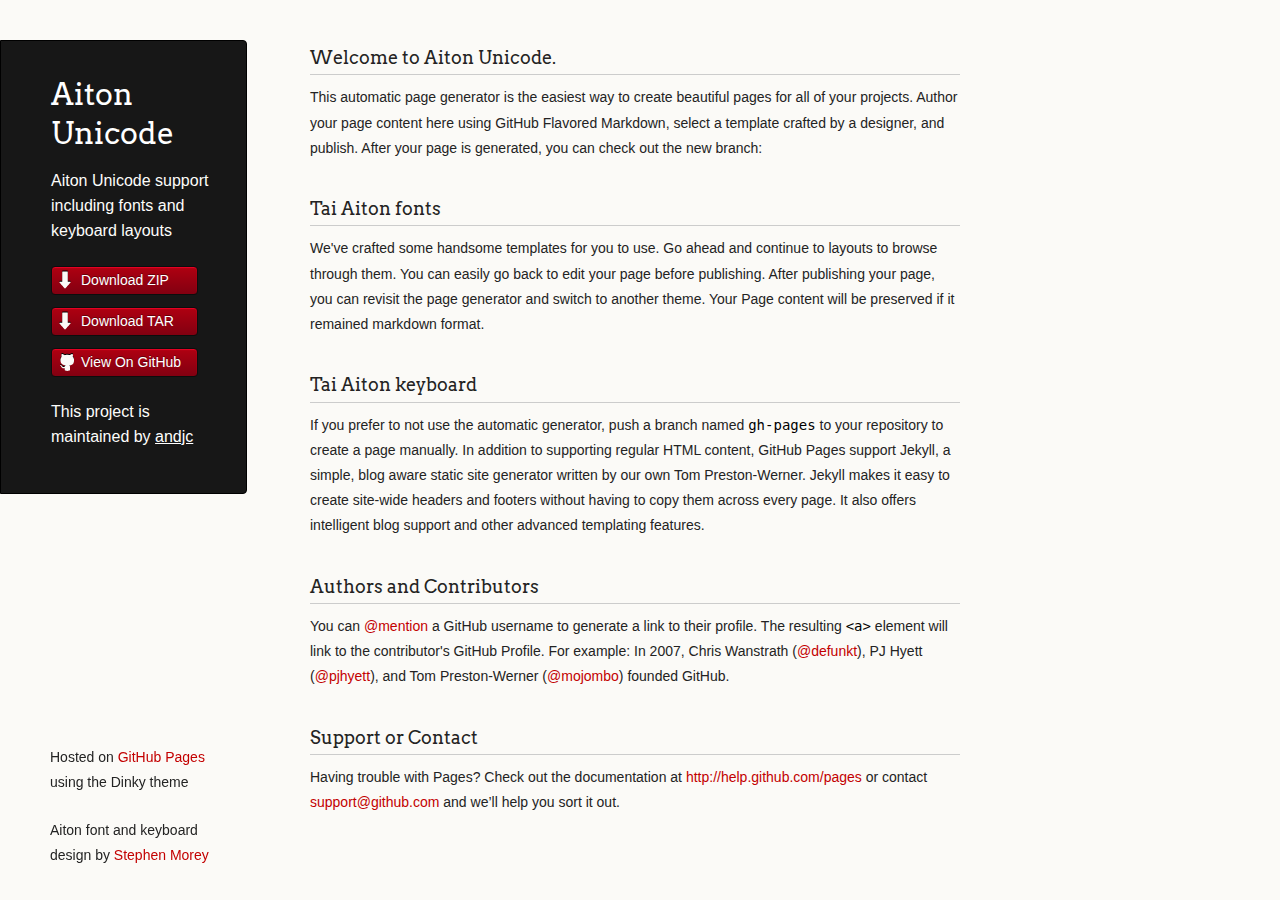
<file: index.html>
<!doctype html>
<html>
  <head>
    <meta charset="utf-8">
    <meta http-equiv="X-UA-Compatible" content="chrome=1">
    <title>Aiton Unicode</title>

    <link rel="stylesheet" href="stylesheets/styles.css">
    <link rel="stylesheet" href="stylesheets/pygment_trac.css">
    <script src="javascripts/scale.fix.js"></script>
    <meta name="viewport" content="width=device-width, initial-scale=1, user-scalable=no">
    <!--[if lt IE 9]>
    <script src="//html5shiv.googlecode.com/svn/trunk/html5.js"></script>
    <![endif]-->
  </head>
  <body>
    <div class="wrapper">
      <header>
        <h1 class="header">Aiton Unicode</h1>
        <p class="header">Aiton Unicode support including fonts and keyboard layouts</p>

        <ul>
          <li class="download"><a class="buttons" href="https://github.com/andjc/aiton-unicode/zipball/master">Download ZIP</a></li>
          <li class="download"><a class="buttons" href="https://github.com/andjc/aiton-unicode/tarball/master">Download TAR</a></li>
          <li><a class="buttons github" href="https://github.com/andjc/aiton-unicode">View On GitHub</a></li>
        </ul>

        <p class="header">This project is maintained by <a class="header name" href="https://github.com/andjc">andjc</a></p>


      </header>
      <section>
        <h3>
<a name="welcome-to-aiton-unicode" class="anchor" href="#welcome-to-aiton-unicode"><span class="octicon octicon-link"></span></a>Welcome to Aiton Unicode.</h3>

<p>This automatic page generator is the easiest way to create beautiful pages for all of your projects. Author your page content here using GitHub Flavored Markdown, select a template crafted by a designer, and publish. After your page is generated, you can check out the new branch:</p>



<h3>
<a name="tai-aiton-fonts" class="anchor" href="#tai-aiton-fonts"><span class="octicon octicon-link"></span></a>Tai Aiton fonts</h3>

<p>We've crafted some handsome templates for you to use. Go ahead and continue to layouts to browse through them. You can easily go back to edit your page before publishing. After publishing your page, you can revisit the page generator and switch to another theme. Your Page content will be preserved if it remained markdown format.</p>

<h3>
<a name="tai-aiton-keyboards" class="anchor" href="#tai-aiton-keyboards"><span class="octicon octicon-link"></span></a>Tai Aiton keyboard</h3>

<p>If you prefer to not use the automatic generator, push a branch named <code>gh-pages</code> to your repository to create a page manually. In addition to supporting regular HTML content, GitHub Pages support Jekyll, a simple, blog aware static site generator written by our own Tom Preston-Werner. Jekyll makes it easy to create site-wide headers and footers without having to copy them across every page. It also offers intelligent blog support and other advanced templating features.</p>

<h3>
<a name="authors-and-contributors" class="anchor" href="#authors-and-contributors"><span class="octicon octicon-link"></span></a>Authors and Contributors</h3>

<p>You can <a href="https://github.com/blog/821" class="user-mention">@mention</a> a GitHub username to generate a link to their profile. The resulting <code>&lt;a&gt;</code> element will link to the contributor's GitHub Profile. For example: In 2007, Chris Wanstrath (<a href="https://github.com/defunkt" class="user-mention">@defunkt</a>), PJ Hyett (<a href="https://github.com/pjhyett" class="user-mention">@pjhyett</a>), and Tom Preston-Werner (<a href="https://github.com/mojombo" class="user-mention">@mojombo</a>) founded GitHub.</p>

<h3>
<a name="support-or-contact" class="anchor" href="#support-or-contact"><span class="octicon octicon-link"></span></a>Support or Contact</h3>

<p>Having trouble with Pages? Check out the documentation at <a href="http://help.github.com/pages">http://help.github.com/pages</a> or contact <a href="mailto:support@github.com">support@github.com</a> and we’ll help you sort it out.</p>
      </section>
      <footer>
        <p><small>Hosted on <a href="http://pages.github.com">GitHub Pages</a> using the Dinky theme</small></p>
	<p><small>Aiton font and keyboard design by <a href="http://latrobe.academia.edu/StephenMorey">Stephen Morey</a></small></p>
      </footer>
    </div>
    <!--[if !IE]><script>fixScale(document);</script><![endif]-->
		
  </body>
</html>
</file>
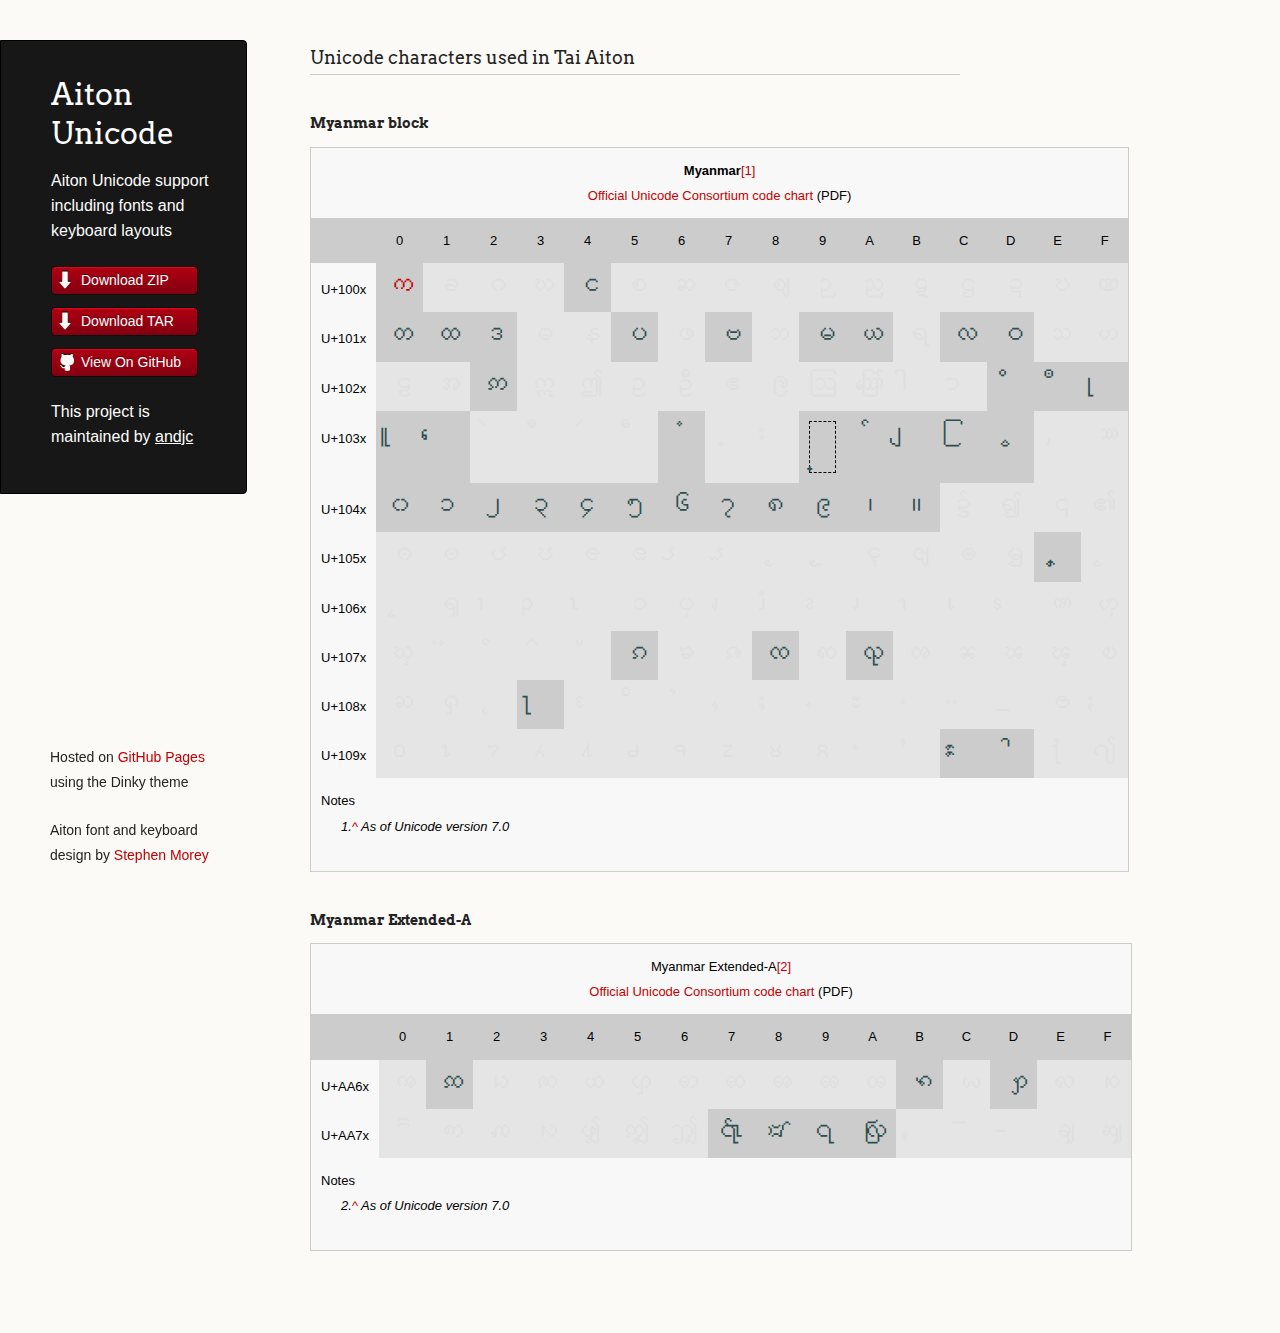
<file: aiton-unicode-charts.html>
<!doctype html>
<html>
  <head>
    <meta charset="utf-8">
    <meta http-equiv="X-UA-Compatible" content="chrome=1">
    <title>Aiton Unicode - charts</title>

    <link rel="stylesheet" href="stylesheets/styles.css">
    <link rel="stylesheet" href="stylesheets/pygment_trac.css">
    <script src="javascripts/scale.fix.js"></script>
    <meta name="viewport" content="width=device-width, initial-scale=1, user-scalable=no">
    <!--[if lt IE 9]>
    <script src="//html5shiv.googlecode.com/svn/trunk/html5.js"></script>
    <![endif]-->
    <style>
        @font-face {
            font-family: 'Aiton Unicode';
            src: url('fonts/AitonUni.gr.woff') format('woff') /* Modern Browsers */
                 url('fonts/AitonUni.gr.ttf') format('truetype'); /* Safari, Android, iOS */
          }
        
        table {width: auto; margin-left: auto; margin-right: auto;}
        /* td:not([style]) {color:red;} */
        td:not([style]) {font-size: 1.5em;}
        td:not([lang="aio"]) {opacity: 0.5 ; color: silver; font-family: Padauk,Tharlon,"Myanmar Census";}
        td[style] {opacity: 1.0; color:black; font-family: sans-serif;}
        td[lang="aio"] {color: #2F4F4F; /* DarkSlateGrey */ font-family:"Aiton Unicode"; border-color: silver;}
  </style>
  </head>
  <body>
    <div class="wrapper">
      <header>
        <h1 class="header">Aiton Unicode</h1>
        <p class="header">Aiton Unicode support including fonts and keyboard layouts</p>

        <ul>
          <li class="download"><a class="buttons" href="https://github.com/andjc/aiton-unicode/zipball/master">Download ZIP</a></li>
          <li class="download"><a class="buttons" href="https://github.com/andjc/aiton-unicode/tarball/master">Download TAR</a></li>
          <li><a class="buttons github" href="https://github.com/andjc/aiton-unicode">View On GitHub</a></li>
        </ul>

        <p class="header">This project is maintained by <a class="header name" href="https://github.com/andjc">andjc</a></p>


      </header>
      <section>
        <h3>
<a name="welcome-to-github-pages" class="anchor" href="#welcome-to-github-pages"><span class="octicon octicon-link"></span></a>Unicode characters used in Tai Aiton</h3>


<h4>Myanmar block</h4>



<table cellspacing="0" cellpadding="5" border="1" style="border-collapse:collapse;background:#FFFFFF;font-size:large;text-align:center" class="wikitable">
<tbody><tr>
<td style="background:#F8F8F8;font-size:small" colspan="17"><b><strong class="selflink">Myanmar</strong></b><sup id="ref_U1000_as_of_Unicode_version" class="reference"><a href="#endnote_U1000_as_of_Unicode_version">[1]</a></sup><br>
<a href="http://www.unicode.org/charts/PDF/U1000.pdf" class="external text" rel="nofollow">Official Unicode Consortium code chart</a> (PDF)</td>
</tr>
<tr style="background:#F8F8F8;font-size:small">
<td style="width:45pt">&nbsp;</td>
<td style="width:20pt">0</td>
<td style="width:20pt">1</td>
<td style="width:20pt">2</td>
<td style="width:20pt">3</td>
<td style="width:20pt">4</td>
<td style="width:20pt">5</td>
<td style="width:20pt">6</td>
<td style="width:20pt">7</td>
<td style="width:20pt">8</td>
<td style="width:20pt">9</td>
<td style="width:20pt">A</td>
<td style="width:20pt">B</td>
<td style="width:20pt">C</td>
<td style="width:20pt">D</td>
<td style="width:20pt">E</td>
<td style="width:20pt">F</td>
</tr>
<tr>
<td style="background:#F8F8F8;font-size:small">U+100x</td>
<td lang="aio" title="U+1000: MYANMAR LETTER KA"><a href="char/uni1000.html">က</a></td>
<td title="U+1001: MYANMAR LETTER KHA">ခ</td>
<td title="U+1002: MYANMAR LETTER GA">ဂ</td>
<td title="U+1003: MYANMAR LETTER GHA">ဃ</td>
<td lang="aio" title="U+1004: MYANMAR LETTER NGA">င</td>
<td title="U+1005: MYANMAR LETTER CA">စ</td>
<td title="U+1006: MYANMAR LETTER CHA">ဆ</td>
<td title="U+1007: MYANMAR LETTER JA">ဇ</td>
<td title="U+1008: MYANMAR LETTER JHA">ဈ</td>
<td title="U+1009: MYANMAR LETTER NYA">ဉ</td>
<td title="U+100A: MYANMAR LETTER NNYA">ည</td>
<td title="U+100B: MYANMAR LETTER TTA">ဋ</td>
<td title="U+100C: MYANMAR LETTER TTHA">ဌ</td>
<td title="U+100D: MYANMAR LETTER DDA">ဍ</td>
<td title="U+100E: MYANMAR LETTER DDHA">ဎ</td>
<td title="U+100F: MYANMAR LETTER NNA">ဏ</td>
</tr>
<tr>
<td style="background:#F8F8F8;font-size:small">U+101x</td>
<td lang="aio" title="U+1010: MYANMAR LETTER TA">တ</td>
<td lang="aio" title="U+1011: MYANMAR LETTER THA">ထ</td>
<td lang="aio" title="U+1012: MYANMAR LETTER DA">ဒ</td>
<td title="U+1013: MYANMAR LETTER DHA">ဓ</td>
<td title="U+1014: MYANMAR LETTER NA">န</td>
<td lang="aio" title="U+1015: MYANMAR LETTER PA">ပ</td>
<td title="U+1016: MYANMAR LETTER PHA">ဖ</td>
<td lang="aio" title="U+1017: MYANMAR LETTER BA">ဗ</td>
<td title="U+1018: MYANMAR LETTER BHA">ဘ</td>
<td lang="aio" title="U+1019: MYANMAR LETTER MA">မ</td>
<td lang="aio" title="U+101A: MYANMAR LETTER YA">ယ</td>
<td title="U+101B: MYANMAR LETTER RA">ရ</td>
<td lang="aio" title="U+101C: MYANMAR LETTER LA">လ</td>
<td lang="aio" title="U+101D: MYANMAR LETTER WA">ဝ</td>
<td title="U+101E: MYANMAR LETTER SA">သ</td>
<td title="U+101F: MYANMAR LETTER HA">ဟ</td>
</tr>
<tr>
<td style="background:#F8F8F8;font-size:small">U+102x</td>
<td title="U+1020: MYANMAR LETTER LLA">ဠ</td>
<td title="U+1021: MYANMAR LETTER A">အ</td>
<td lang="aio" title="U+1022: MYANMAR LETTER SHAN A">ဢ</td>
<td title="U+1023: MYANMAR LETTER I">ဣ</td>
<td title="U+1024: MYANMAR LETTER II">ဤ</td>
<td title="U+1025: MYANMAR LETTER U">ဥ</td>
<td title="U+1026: MYANMAR LETTER UU">ဦ</td>
<td title="U+1027: MYANMAR LETTER E">ဧ</td>
<td title="U+1028: MYANMAR LETTER MON E">ဨ</td>
<td title="U+1029: MYANMAR LETTER O">ဩ</td>
<td title="U+102A: MYANMAR LETTER AU">ဪ</td>
<td title="U+102B: MYANMAR VOWEL SIGN TALL AA">ါ</td>
<td title="U+102C: MYANMAR VOWEL SIGN AA">ာ</td>
<td lang="aio" title="U+102D: MYANMAR VOWEL SIGN I">ိ</td>
<td lang="aio" title="U+102E: MYANMAR VOWEL SIGN II">ီ</td>
<td lang="aio" title="U+102F: MYANMAR VOWEL SIGN U">ု</td>
</tr>
<tr>
<td style="background:#F8F8F8;font-size:small">U+103x</td>
<td lang="aio" title="U+1030: MYANMAR VOWEL SIGN UU">ူ</td>
<td lang="aio" title="U+1031: MYANMAR VOWEL SIGN E">ေ</td>
<td title="U+1032: MYANMAR VOWEL SIGN AI">ဲ</td>
<td title="U+1033: MYANMAR VOWEL SIGN MON II">ဳ</td>
<td title="U+1034: MYANMAR VOWEL SIGN MON O">ဴ</td>
<td title="U+1035: MYANMAR VOWEL SIGN E ABOVE">ဵ</td>
<td lang="aio" title="U+1036: MYANMAR SIGN ANUSVARA">ံ</td>
<td title="U+1037: MYANMAR SIGN DOT BELOW">့</td>
<td title="U+1038: MYANMAR SIGN VISARGA">း</td>
<td lang="aio" title="U+1039: MYANMAR SIGN VIRAMA"><span style="display:inline;"><span style="display:table-cell; border:1px dashed black;"><span style="white-space:nowrap;">&nbsp;&nbsp;&nbsp;</span> ္<span style="white-space:nowrap;">&nbsp;</span></span></span></td>
<td lang="aio" title="U+103A: MYANMAR SIGN ASAT">်</td>
<td lang="aio" title="U+103B: MYANMAR CONSONANT SIGN MEDIAL YA">ျ</td>
<td lang="aio" title="U+103C: MYANMAR CONSONANT SIGN MEDIAL RA">ြ</td>
<td lang="aio" title="U+103D: MYANMAR CONSONANT SIGN MEDIAL WA">ွ</td>
<td title="U+103E: MYANMAR CONSONANT SIGN MEDIAL HA">ှ</td>
<td title="U+103F: MYANMAR LETTER GREAT SA">ဿ</td>
</tr>
<tr>
<td style="background:#F8F8F8;font-size:small">U+104x</td>
<td lang="aio" title="U+1040: MYANMAR DIGIT ZERO">၀</td>
<td lang="aio" title="U+1041: MYANMAR DIGIT ONE">၁</td>
<td lang="aio" title="U+1042: MYANMAR DIGIT TWO">၂</td>
<td lang="aio" title="U+1043: MYANMAR DIGIT THREE">၃</td>
<td lang="aio" title="U+1044: MYANMAR DIGIT FOUR">၄</td>
<td lang="aio" title="U+1045: MYANMAR DIGIT FIVE">၅</td>
<td lang="aio" title="U+1046: MYANMAR DIGIT SIX">၆</td>
<td lang="aio" title="U+1047: MYANMAR DIGIT SEVEN">၇</td>
<td lang="aio" title="U+1048: MYANMAR DIGIT EIGHT">၈</td>
<td lang="aio" title="U+1049: MYANMAR DIGIT NINE">၉</td>
<td lang="aio" title="U+104A: MYANMAR SIGN LITTLE SECTION">၊</td>
<td lang="aio" title="U+104B: MYANMAR SIGN SECTION">။</td>
<td title="U+104C: MYANMAR SYMBOL LOCATIVE">၌</td>
<td title="U+104D: MYANMAR SYMBOL COMPLETED">၍</td>
<td title="U+104E: MYANMAR SYMBOL AFOREMENTIONED">၎</td>
<td title="U+104F: MYANMAR SYMBOL GENITIVE">၏</td>
</tr>
<tr>
<td style="background:#F8F8F8;font-size:small">U+105x</td>
<td title="U+1050: MYANMAR LETTER SHA">ၐ</td>
<td title="U+1051: MYANMAR LETTER SSA">ၑ</td>
<td title="U+1052: MYANMAR LETTER VOCALIC R">ၒ</td>
<td title="U+1053: MYANMAR LETTER VOCALIC RR">ၓ</td>
<td title="U+1054: MYANMAR LETTER VOCALIC L">ၔ</td>
<td title="U+1055: MYANMAR LETTER VOCALIC LL">ၕ</td>
<td title="U+1056: MYANMAR VOWEL SIGN VOCALIC R">ၖ</td>
<td title="U+1057: MYANMAR VOWEL SIGN VOCALIC RR">ၗ</td>
<td title="U+1058: MYANMAR VOWEL SIGN VOCALIC L">ၘ</td>
<td title="U+1059: MYANMAR VOWEL SIGN VOCALIC LL">ၙ</td>
<td title="U+105A: MYANMAR LETTER MON NGA">ၚ</td>
<td title="U+105B: MYANMAR LETTER MON JHA">ၛ</td>
<td title="U+105C: MYANMAR LETTER MON BBA">ၜ</td>
<td title="U+105D: MYANMAR LETTER MON BBE">ၝ</td>
<td lang="aio" title="U+105E: MYANMAR CONSONANT SIGN MON MEDIAL NA">ၞ</td>
<td title="U+105F: MYANMAR CONSONANT SIGN MON MEDIAL MA">ၟ</td>
</tr>
<tr>
<td style="background:#F8F8F8;font-size:small">U+106x</td>
<td title="U+1060: MYANMAR CONSONANT SIGN MON MEDIAL LA">ၠ</td>
<td title="U+1061: MYANMAR LETTER SGAW KAREN SHA">ၡ</td>
<td title="U+1062: MYANMAR VOWEL SIGN SGAW KAREN EU">ၢ</td>
<td title="U+1063: MYANMAR TONE MARK SGAW KAREN HATHI">ၣ</td>
<td title="U+1064: MYANMAR TONE MARK SGAW KAREN KE PHO">ၤ</td>
<td title="U+1065: MYANMAR LETTER WESTERN PWO KAREN THA">ၥ</td>
<td title="U+1066: MYANMAR LETTER WESTERN PWO KAREN PWA">ၦ</td>
<td title="U+1067: MYANMAR VOWEL SIGN WESTERN PWO KAREN EU">ၧ</td>
<td title="U+1068: MYANMAR VOWEL SIGN WESTERN PWO KAREN UE">ၨ</td>
<td title="U+1069: MYANMAR SIGN WESTERN PWO KAREN TONE-1">ၩ</td>
<td title="U+106A: MYANMAR SIGN WESTERN PWO KAREN TONE-2">ၪ</td>
<td title="U+106B: MYANMAR SIGN WESTERN PWO KAREN TONE-3">ၫ</td>
<td title="U+106C: MYANMAR SIGN WESTERN PWO KAREN TONE-4">ၬ</td>
<td title="U+106D: MYANMAR SIGN WESTERN PWO KAREN TONE-5">ၭ</td>
<td title="U+106E: MYANMAR LETTER EASTERN PWO KAREN NNA">ၮ</td>
<td title="U+106F: MYANMAR LETTER EASTERN PWO KAREN YWA">ၯ</td>
</tr>
<tr>
<td style="background:#F8F8F8;font-size:small">U+107x</td>
<td title="U+1070: MYANMAR LETTER EASTERN PWO KAREN GHWA">ၰ</td>
<td title="U+1071: MYANMAR VOWEL SIGN GEBA KAREN I">ၱ</td>
<td title="U+1072: MYANMAR VOWEL SIGN KAYAH OE">ၲ</td>
<td title="U+1073: MYANMAR VOWEL SIGN KAYAH U">ၳ</td>
<td title="U+1074: MYANMAR VOWEL SIGN KAYAH EE">ၴ</td>
<td lang="aio" title="U+1075: MYANMAR LETTER SHAN KA">ၵ</td>
<td title="U+1076: MYANMAR LETTER SHAN KHA">ၶ</td>
<td title="U+1077: MYANMAR LETTER SHAN GA">ၷ</td>
<td lang="aio" title="U+1078: MYANMAR LETTER SHAN CA">ၸ</td>
<td title="U+1079: MYANMAR LETTER SHAN ZA">ၹ</td>
<td lang="aio" title="U+107A: MYANMAR LETTER SHAN NYA">ၺ</td>
<td title="U+107B: MYANMAR LETTER SHAN DA">ၻ</td>
<td title="U+107C: MYANMAR LETTER SHAN NA">ၼ</td>
<td title="U+107D: MYANMAR LETTER SHAN PHA">ၽ</td>
<td title="U+107E: MYANMAR LETTER SHAN FA">ၾ</td>
<td title="U+107F: MYANMAR LETTER SHAN BA">ၿ</td>
</tr>
<tr>
<td style="background:#F8F8F8;font-size:small">U+108x</td>
<td title="U+1080: MYANMAR LETTER SHAN THA">ႀ</td>
<td title="U+1081: MYANMAR LETTER SHAN HA">ႁ</td>
<td title="U+1082: MYANMAR CONSONANT SIGN SHAN MEDIAL WA">ႂ</td>
<td lang="aio" title="U+1083: MYANMAR VOWEL SIGN SHAN AA">ႃ</td>
<td title="U+1084: MYANMAR VOWEL SIGN SHAN E">ႄ</td>
<td title="U+1085: MYANMAR VOWEL SIGN SHAN E ABOVE">ႅ</td>
<td title="U+1086: MYANMAR VOWEL SIGN SHAN FINAL Y">ႆ</td>
<td title="U+1087: MYANMAR SIGN SHAN TONE-2">ႇ</td>
<td title="U+1088: MYANMAR SIGN SHAN TONE-3">ႈ</td>
<td title="U+1089: MYANMAR SIGN SHAN TONE-5">ႉ</td>
<td title="U+108A: MYANMAR SIGN SHAN TONE-6">ႊ</td>
<td title="U+108B: MYANMAR SIGN SHAN COUNCIL TONE-2">ႋ</td>
<td title="U+108C: MYANMAR SIGN SHAN COUNCIL TONE-3">ႌ</td>
<td title="U+108D: MYANMAR SIGN SHAN COUNCIL EMPHATIC TONE">ႍ</td>
<td title="U+108E: MYANMAR LETTER RUMAI PALAUNG FA">ႎ</td>
<td title="U+108F: MYANMAR SIGN RUMAI PALAUNG TONE-5">ႏ</td>
</tr>
<tr>
<td style="background:#F8F8F8;font-size:small">U+109x</td>
<td title="U+1090: MYANMAR SHAN DIGIT ZERO">႐</td>
<td title="U+1091: MYANMAR SHAN DIGIT ONE">႑</td>
<td title="U+1092: MYANMAR SHAN DIGIT TWO">႒</td>
<td title="U+1093: MYANMAR SHAN DIGIT THREE">႓</td>
<td title="U+1094: MYANMAR SHAN DIGIT FOUR">႔</td>
<td title="U+1095: MYANMAR SHAN DIGIT FIVE">႕</td>
<td title="U+1096: MYANMAR SHAN DIGIT SIX">႖</td>
<td title="U+1097: MYANMAR SHAN DIGIT SEVEN">႗</td>
<td title="U+1098: MYANMAR SHAN DIGIT EIGHT">႘</td>
<td title="U+1099: MYANMAR SHAN DIGIT NINE">႙</td>
<td title="U+109A: MYANMAR SIGN KHAMTI TONE-1">ႚ</td>
<td title="U+109B: MYANMAR SIGN KHAMTI TONE-3">ႛ</td>
<td lang="aio" title="U+109C: MYANMAR VOWEL SIGN AITON A">ႜ</td>
<td lang="aio" title="U+109D: MYANMAR VOWEL SIGN AITON AI">ႝ</td>
<td title="U+109E: MYANMAR SYMBOL SHAN ONE">႞</td>
<td title="U+109F: MYANMAR SYMBOL SHAN EXCLAMATION">႟</td>
</tr>
<tr>
<td style="background:#F8F8F8;font-size:small;text-align:left" colspan="17"><b>Notes</b>
<dl>
<dd>1.<span id="endnote_U1000_as_of_Unicode_version" class="citation wikicite"><b><a href="#ref_U1000_as_of_Unicode_version">^</a></b></span> As of Unicode version 7.0<br></dd>
</dl>
</td>
</tr>
</tbody></table>


<h4>Myanmar Extended-A</h4>

<table cellspacing="0" cellpadding="5" border="1" style="border-collapse:collapse;background:#FFFFFF;font-size:large;text-align:center" class="wikitable">
<tbody><tr>
<td style="background:#F8F8F8;font-size:small" colspan="17"><b>Myanmar Extended-A</b><sup id="ref_UAA60_as_of_Unicode_version" class="reference"><a href="#endnote_UAA60_as_of_Unicode_version">[2]</a></sup><br>
<a href="http://www.unicode.org/charts/PDF/UAA60.pdf" class="external text" rel="nofollow">Official Unicode Consortium code chart</a> (PDF)</td>
</tr>
<tr style="background:#F8F8F8;font-size:small">
<td style="width:45pt">&nbsp;</td>
<td style="width:20pt">0</td>
<td style="width:20pt">1</td>
<td style="width:20pt">2</td>
<td style="width:20pt">3</td>
<td style="width:20pt">4</td>
<td style="width:20pt">5</td>
<td style="width:20pt">6</td>
<td style="width:20pt">7</td>
<td style="width:20pt">8</td>
<td style="width:20pt">9</td>
<td style="width:20pt">A</td>
<td style="width:20pt">B</td>
<td style="width:20pt">C</td>
<td style="width:20pt">D</td>
<td style="width:20pt">E</td>
<td style="width:20pt">F</td>
</tr>
<tr>
<td style="background:#F8F8F8;font-size:small">U+AA6x</td>
<td title="U+AA60: MYANMAR LETTER KHAMTI GA">ꩠ</td>
<td lang="aio" title="U+AA61: MYANMAR LETTER KHAMTI CA">ꩡ</td>
<td title="U+AA62: MYANMAR LETTER KHAMTI CHA">ꩢ</td>
<td title="U+AA63: MYANMAR LETTER KHAMTI JA">ꩣ</td>
<td title="U+AA64: MYANMAR LETTER KHAMTI JHA">ꩤ</td>
<td title="U+AA65: MYANMAR LETTER KHAMTI NYA">ꩥ</td>
<td title="U+AA66: MYANMAR LETTER KHAMTI TTA">ꩦ</td>
<td title="U+AA67: MYANMAR LETTER KHAMTI TTHA">ꩧ</td>
<td title="U+AA68: MYANMAR LETTER KHAMTI DDA">ꩨ</td>
<td title="U+AA69: MYANMAR LETTER KHAMTI DDHA">ꩩ</td>
<td title="U+AA6A: MYANMAR LETTER KHAMTI DHA">ꩪ</td>
<td lang="aio" title="U+AA6B: MYANMAR LETTER KHAMTI NA">ꩫ</td>
<td title="U+AA6C: MYANMAR LETTER KHAMTI SA">ꩬ</td>
<td lang="aio" title="U+AA6D: MYANMAR LETTER KHAMTI HA">ꩭ</td>
<td title="U+AA6E: MYANMAR LETTER KHAMTI HHA">ꩮ</td>
<td title="U+AA6F: MYANMAR LETTER KHAMTI FA">ꩯ</td>
</tr>
<tr>
<td style="background:#F8F8F8;font-size:small">U+AA7x</td>
<td title="U+AA70: MYANMAR MODIFIER LETTER KHAMTI REDUPLICATION">ꩰ</td>
<td title="U+AA71: MYANMAR LETTER KHAMTI XA">ꩱ</td>
<td title="U+AA72: MYANMAR LETTER KHAMTI ZA">ꩲ</td>
<td title="U+AA73: MYANMAR LETTER KHAMTI RA">ꩳ</td>
<td title="U+AA74: MYANMAR LOGOGRAM KHAMTI OAY">ꩴ</td>
<td title="U+AA75: MYANMAR LOGOGRAM KHAMTI QN">ꩵ</td>
<td title="U+AA76: MYANMAR LOGOGRAM KHAMTI HM">ꩶ</td>
<td lang="aio" title="U+AA77: MYANMAR SYMBOL AITON EXCLAMATION">꩷</td>
<td lang="aio" title="U+AA78: MYANMAR SYMBOL AITON ONE">꩸</td>
<td lang="aio" title="U+AA79: MYANMAR SYMBOL AITON TWO">꩹</td>
<td lang="aio" title="U+AA7A: MYANMAR LETTER AITON RA">ꩺ</td>
<td title="U+AA7B: MYANMAR SIGN PAO KAREN TONE">ꩻ</td>
<td title="U+AA7C: MYANMAR SIGN TAI LAING TONE-2">ꩼ</td>
<td title="U+AA7D: MYANMAR SIGN TAI LAING TONE-5">ꩽ</td>
<td title="U+AA7E: MYANMAR LETTER SHWE PALAUNG CHA">ꩾ</td>
<td title="U+AA7F: MYANMAR LETTER SHWE PALAUNG SHA">ꩿ</td>
</tr>
<tr>
<td style="background:#F8F8F8;font-size:small;text-align:left" colspan="17"><b>Notes</b>
<dl>
<dd>2.<span id="endnote_UAA60_as_of_Unicode_version" class="citation wikicite"><b><a href="#endnote_UAA60_as_of_Unicode_version">^</a></b></span> As of Unicode version 7.0<br></dd>
</dl>
</td>
</tr>
</tbody></table>

      </section>
      <footer>
        <p><small>Hosted on <a href="http://pages.github.com">GitHub Pages</a> using the Dinky theme</small></p>
        <p><small>Aiton font and keyboard design by <a href="http://latrobe.academia.edu/StephenMorey">Stephen Morey</a></small></p>
      </footer>
    </div>
    <!--[if !IE]><script>fixScale(document);</script><![endif]-->
	
	
</body>
</html>
</file>
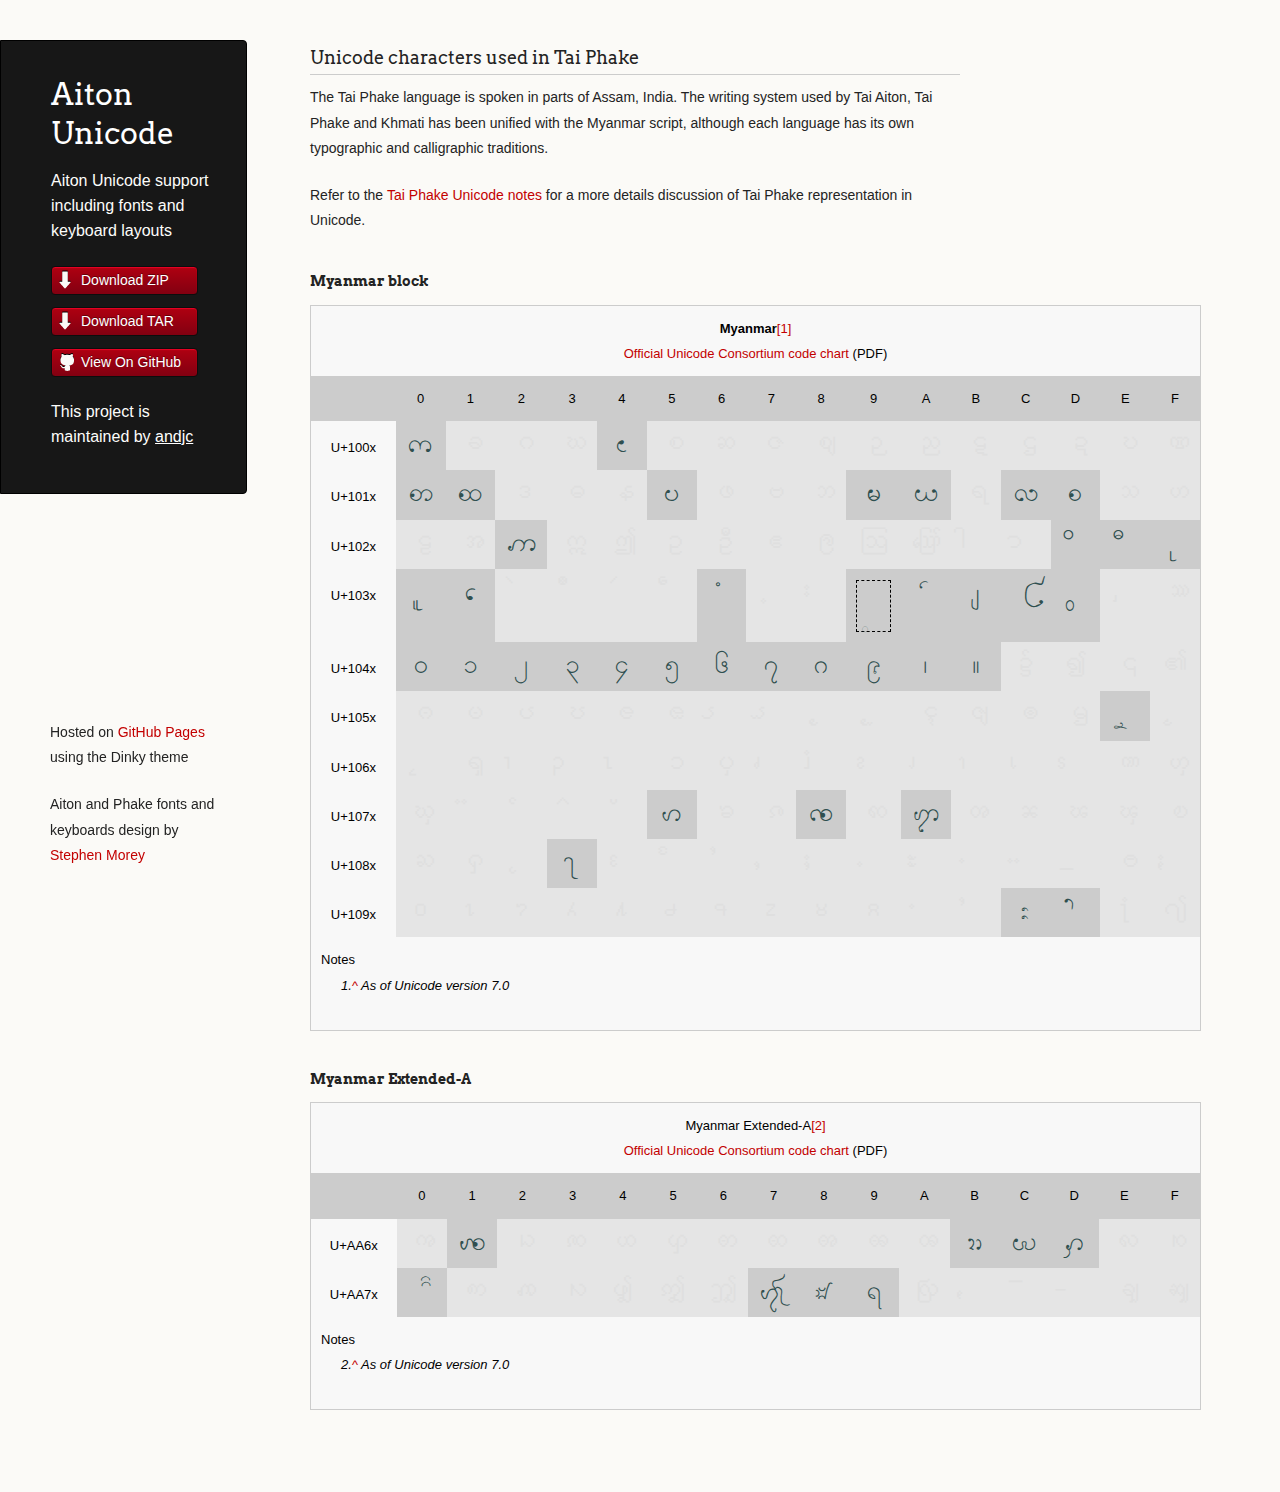
<file: phake-unicode-charts.html>
<!doctype html>
<html>
  <head>
    <meta charset="utf-8">
    <meta http-equiv="X-UA-Compatible" content="chrome=1">
    <title>Phake Unicode - charts</title>

    <link rel="stylesheet" href="stylesheets/styles.css">
    <link rel="stylesheet" href="stylesheets/pygment_trac.css">
    <script src="javascripts/scale.fix.js"></script>
    <meta name="viewport" content="width=device-width, initial-scale=1, user-scalable=no">
    <!--[if lt IE 9]>
    <script src="//html5shiv.googlecode.com/svn/trunk/html5.js"></script>
    <![endif]-->
    <style>
        @font-face {
            font-family: 'Aiton Unicode';
            src: url('fonts/AitonUni.gr.woff') format('woff'), /* Modern Browsers */
                 url('fonts/AitonUni.gr.ttf') format('truetype'); /* Safari, Android, iOS */
          }
        
        table {width: auto; margin-left: auto; margin-right: auto;}
        /* td:not([style]) {color:red;} */
        td:not([style]) {font-size: 1.5em;}
        td:not([lang="phk"]) {opacity: 0.5 ; color: silver; font-family: Padauk,Tharlon,"Myanmar Census";}
        td[style] {opacity: 1.0; color:black; font-family: sans-serif;}
        td[lang="phk"] {color: #2F4F4F; /* DarkSlateGrey */ font-family:"Aiton Unicode"; border-color: silver;}
        td[lang="phk"]>a, td[lang="phk"]>a:hover, td[lang="phk"]>a:link, td[lang="phk"]>a:visited {color: #2F4F4F;}
  </style>
  </head>
  <body>
    <div class="wrapper">
      <header>
        <h1 class="header">Aiton Unicode</h1>
        <p class="header">Aiton Unicode support including fonts and keyboard layouts</p>

        <ul>
          <li class="download"><a class="buttons" href="https://github.com/andjc/aiton-unicode/zipball/master">Download ZIP</a></li>
          <li class="download"><a class="buttons" href="https://github.com/andjc/aiton-unicode/tarball/master">Download TAR</a></li>
          <li><a class="buttons github" href="https://github.com/andjc/aiton-unicode">View On GitHub</a></li>
        </ul>

        <p class="header">This project is maintained by <a class="header name" href="https://github.com/andjc">andjc</a></p>


      </header>
      <section>
        <h3>
<a name="welcome-to-github-pages" class="anchor" href="#welcome-to-github-pages"><span class="octicon octicon-link"></span></a>Unicode characters used in Tai Phake</h3>

<p>The Tai Phake language is spoken in parts of Assam, India. The writing system used by Tai Aiton, Tai Phake and Khmati has been unified with the Myanmar script,
although each language has its own typographic and calligraphic traditions.</p>

<p>Refer to the <a href="phake-unicode-notes.html">Tai Phake Unicode notes</a> for a more details discussion of Tai Phake representation in Unicode.</p>

<h4>Myanmar block</h4>

<table cellspacing="0" cellpadding="5" border="1" style="border-collapse:collapse;background:#FFFFFF;font-size:large;text-align:center;width: 891px;" class="wikitable">
<tbody><tr>
<td style="background:#F8F8F8;font-size:small" colspan="17"><b><strong class="selflink">Myanmar</strong></b><sup id="ref_U1000_as_of_Unicode_version" class="reference"><a href="#endnote_U1000_as_of_Unicode_version">[1]</a></sup><br>
<a href="http://www.unicode.org/charts/PDF/U1000.pdf" class="external text" rel="nofollow">Official Unicode Consortium code chart</a> (PDF)</td>
</tr>
<tr style="background:#F8F8F8;font-size:small">
<td style="width:45pt">&nbsp;</td>
<td style="width:20pt">0</td>
<td style="width:20pt">1</td>
<td style="width:20pt">2</td>
<td style="width:20pt">3</td>
<td style="width:20pt">4</td>
<td style="width:20pt">5</td>
<td style="width:20pt">6</td>
<td style="width:20pt">7</td>
<td style="width:20pt">8</td>
<td style="width:20pt">9</td>
<td style="width:20pt">A</td>
<td style="width:20pt">B</td>
<td style="width:20pt">C</td>
<td style="width:20pt">D</td>
<td style="width:20pt">E</td>
<td style="width:20pt">F</td>
</tr>
<tr>
<td style="background:#F8F8F8;font-size:small">U+100x</td>
<td lang="phk" title="U+1000: MYANMAR LETTER KA"><a href="char/uni1000.html">က</a></td>
<td title="U+1001: MYANMAR LETTER KHA">ခ</td>
<td title="U+1002: MYANMAR LETTER GA">ဂ</td>
<td title="U+1003: MYANMAR LETTER GHA">ဃ</td>
<td lang="phk" title="U+1004: MYANMAR LETTER NGA"><a href="char/uni1004.html">င</a></td>
<td title="U+1005: MYANMAR LETTER CA">စ</td>
<td title="U+1006: MYANMAR LETTER CHA">ဆ</td>
<td title="U+1007: MYANMAR LETTER JA">ဇ</td>
<td title="U+1008: MYANMAR LETTER JHA">ဈ</td>
<td title="U+1009: MYANMAR LETTER NYA">ဉ</td>
<td title="U+100A: MYANMAR LETTER NNYA">ည</td>
<td title="U+100B: MYANMAR LETTER TTA">ဋ</td>
<td title="U+100C: MYANMAR LETTER TTHA">ဌ</td>
<td title="U+100D: MYANMAR LETTER DDA">ဍ</td>
<td title="U+100E: MYANMAR LETTER DDHA">ဎ</td>
<td title="U+100F: MYANMAR LETTER NNA">ဏ</td>
</tr>
<tr>
<td style="background:#F8F8F8;font-size:small">U+101x</td>
<td lang="phk" title="U+1010: MYANMAR LETTER TA">တ</td>
<td lang="phk" title="U+1011: MYANMAR LETTER THA">ထ</td>
<td title="U+1012: MYANMAR LETTER DA">ဒ</td>
<td title="U+1013: MYANMAR LETTER DHA">ဓ</td>
<td title="U+1014: MYANMAR LETTER NA">န</td>
<td lang="phk" title="U+1015: MYANMAR LETTER PA">ပ</td>
<td title="U+1016: MYANMAR LETTER PHA">ဖ</td>
<td title="U+1017: MYANMAR LETTER BA">ဗ</td>
<td title="U+1018: MYANMAR LETTER BHA">ဘ</td>
<td lang="phk" title="U+1019: MYANMAR LETTER MA">မ</td>
<td lang="phk" title="U+101A: MYANMAR LETTER YA">ယ</td>
<td title="U+101B: MYANMAR LETTER RA">ရ</td>
<td lang="phk" title="U+101C: MYANMAR LETTER LA">လ</td>
<td lang="phk" title="U+101D: MYANMAR LETTER WA">ဝ</td>
<td title="U+101E: MYANMAR LETTER SA">သ</td>
<td title="U+101F: MYANMAR LETTER HA">ဟ</td>
</tr>
<tr>
<td style="background:#F8F8F8;font-size:small">U+102x</td>
<td title="U+1020: MYANMAR LETTER LLA">ဠ</td>
<td title="U+1021: MYANMAR LETTER A">အ</td>
<td lang="phk" title="U+1022: MYANMAR LETTER SHAN A">ဢ</td>
<td title="U+1023: MYANMAR LETTER I">ဣ</td>
<td title="U+1024: MYANMAR LETTER II">ဤ</td>
<td title="U+1025: MYANMAR LETTER U">ဥ</td>
<td title="U+1026: MYANMAR LETTER UU">ဦ</td>
<td title="U+1027: MYANMAR LETTER E">ဧ</td>
<td title="U+1028: MYANMAR LETTER MON E">ဨ</td>
<td title="U+1029: MYANMAR LETTER O">ဩ</td>
<td title="U+102A: MYANMAR LETTER AU">ဪ</td>
<td title="U+102B: MYANMAR VOWEL SIGN TALL AA">ါ</td>
<td title="U+102C: MYANMAR VOWEL SIGN AA">ာ</td>
<td lang="phk" title="U+102D: MYANMAR VOWEL SIGN I">ိ</td>
<td lang="phk" title="U+102E: MYANMAR VOWEL SIGN II">ီ</td>
<td lang="phk" title="U+102F: MYANMAR VOWEL SIGN U">ု</td>
</tr>
<tr>
<td style="background:#F8F8F8;font-size:small">U+103x</td>
<td lang="phk" title="U+1030: MYANMAR VOWEL SIGN UU">ူ</td>
<td lang="phk" title="U+1031: MYANMAR VOWEL SIGN E">ေ</td>
<td title="U+1032: MYANMAR VOWEL SIGN AI">ဲ</td>
<td title="U+1033: MYANMAR VOWEL SIGN MON II">ဳ</td>
<td title="U+1034: MYANMAR VOWEL SIGN MON O">ဴ</td>
<td title="U+1035: MYANMAR VOWEL SIGN E ABOVE">ဵ</td>
<td lang="phk" title="U+1036: MYANMAR SIGN ANUSVARA">ံ</td>
<td title="U+1037: MYANMAR SIGN DOT BELOW">့</td>
<td title="U+1038: MYANMAR SIGN VISARGA">း</td>
<td lang="phk" title="U+1039: MYANMAR SIGN VIRAMA"><span style="display:inline;"><span style="display:table-cell; border:1px dashed black;"><span style="white-space:nowrap;">&nbsp;&nbsp;&nbsp;</span> ္<span style="white-space:nowrap;">&nbsp;</span></span></span></td>
<td lang="phk" title="U+103A: MYANMAR SIGN ASAT">်</td>
<td lang="phk" title="U+103B: MYANMAR CONSONANT SIGN MEDIAL YA">ျ</td>
<td lang="phk" title="U+103C: MYANMAR CONSONANT SIGN MEDIAL RA">ြ</td>
<td lang="phk" title="U+103D: MYANMAR CONSONANT SIGN MEDIAL WA">ွ</td>
<td title="U+103E: MYANMAR CONSONANT SIGN MEDIAL HA">ှ</td>
<td title="U+103F: MYANMAR LETTER GREAT SA">ဿ</td>
</tr>
<tr>
<td style="background:#F8F8F8;font-size:small">U+104x</td>
<td lang="phk" title="U+1040: MYANMAR DIGIT ZERO">၀</td>
<td lang="phk" title="U+1041: MYANMAR DIGIT ONE">၁</td>
<td lang="phk" title="U+1042: MYANMAR DIGIT TWO">၂</td>
<td lang="phk" title="U+1043: MYANMAR DIGIT THREE">၃</td>
<td lang="phk" title="U+1044: MYANMAR DIGIT FOUR">၄</td>
<td lang="phk" title="U+1045: MYANMAR DIGIT FIVE">၅</td>
<td lang="phk" title="U+1046: MYANMAR DIGIT SIX">၆</td>
<td lang="phk" title="U+1047: MYANMAR DIGIT SEVEN">၇</td>
<td lang="phk" title="U+1048: MYANMAR DIGIT EIGHT">၈</td>
<td lang="phk" title="U+1049: MYANMAR DIGIT NINE">၉</td>
<td lang="phk" title="U+104A: MYANMAR SIGN LITTLE SECTION">၊</td>
<td lang="phk" title="U+104B: MYANMAR SIGN SECTION">။</td>
<td title="U+104C: MYANMAR SYMBOL LOCATIVE">၌</td>
<td title="U+104D: MYANMAR SYMBOL COMPLETED">၍</td>
<td title="U+104E: MYANMAR SYMBOL AFOREMENTIONED">၎</td>
<td title="U+104F: MYANMAR SYMBOL GENITIVE">၏</td>
</tr>
<tr>
<td style="background:#F8F8F8;font-size:small">U+105x</td>
<td title="U+1050: MYANMAR LETTER SHA">ၐ</td>
<td title="U+1051: MYANMAR LETTER SSA">ၑ</td>
<td title="U+1052: MYANMAR LETTER VOCALIC R">ၒ</td>
<td title="U+1053: MYANMAR LETTER VOCALIC RR">ၓ</td>
<td title="U+1054: MYANMAR LETTER VOCALIC L">ၔ</td>
<td title="U+1055: MYANMAR LETTER VOCALIC LL">ၕ</td>
<td title="U+1056: MYANMAR VOWEL SIGN VOCALIC R">ၖ</td>
<td title="U+1057: MYANMAR VOWEL SIGN VOCALIC RR">ၗ</td>
<td title="U+1058: MYANMAR VOWEL SIGN VOCALIC L">ၘ</td>
<td title="U+1059: MYANMAR VOWEL SIGN VOCALIC LL">ၙ</td>
<td title="U+105A: MYANMAR LETTER MON NGA">ၚ</td>
<td title="U+105B: MYANMAR LETTER MON JHA">ၛ</td>
<td title="U+105C: MYANMAR LETTER MON BBA">ၜ</td>
<td title="U+105D: MYANMAR LETTER MON BBE">ၝ</td>
<td lang="phk" title="U+105E: MYANMAR CONSONANT SIGN MON MEDIAL NA">ၞ</td>
<td title="U+105F: MYANMAR CONSONANT SIGN MON MEDIAL MA">ၟ</td>
</tr>
<tr>
<td style="background:#F8F8F8;font-size:small">U+106x</td>
<td title="U+1060: MYANMAR CONSONANT SIGN MON MEDIAL LA">ၠ</td>
<td title="U+1061: MYANMAR LETTER SGAW KAREN SHA">ၡ</td>
<td title="U+1062: MYANMAR VOWEL SIGN SGAW KAREN EU">ၢ</td>
<td title="U+1063: MYANMAR TONE MARK SGAW KAREN HATHI">ၣ</td>
<td title="U+1064: MYANMAR TONE MARK SGAW KAREN KE PHO">ၤ</td>
<td title="U+1065: MYANMAR LETTER WESTERN PWO KAREN THA">ၥ</td>
<td title="U+1066: MYANMAR LETTER WESTERN PWO KAREN PWA">ၦ</td>
<td title="U+1067: MYANMAR VOWEL SIGN WESTERN PWO KAREN EU">ၧ</td>
<td title="U+1068: MYANMAR VOWEL SIGN WESTERN PWO KAREN UE">ၨ</td>
<td title="U+1069: MYANMAR SIGN WESTERN PWO KAREN TONE-1">ၩ</td>
<td title="U+106A: MYANMAR SIGN WESTERN PWO KAREN TONE-2">ၪ</td>
<td title="U+106B: MYANMAR SIGN WESTERN PWO KAREN TONE-3">ၫ</td>
<td title="U+106C: MYANMAR SIGN WESTERN PWO KAREN TONE-4">ၬ</td>
<td title="U+106D: MYANMAR SIGN WESTERN PWO KAREN TONE-5">ၭ</td>
<td title="U+106E: MYANMAR LETTER EASTERN PWO KAREN NNA">ၮ</td>
<td title="U+106F: MYANMAR LETTER EASTERN PWO KAREN YWA">ၯ</td>
</tr>
<tr>
<td style="background:#F8F8F8;font-size:small">U+107x</td>
<td title="U+1070: MYANMAR LETTER EASTERN PWO KAREN GHWA">ၰ</td>
<td title="U+1071: MYANMAR VOWEL SIGN GEBA KAREN I">ၱ</td>
<td title="U+1072: MYANMAR VOWEL SIGN KAYAH OE">ၲ</td>
<td title="U+1073: MYANMAR VOWEL SIGN KAYAH U">ၳ</td>
<td title="U+1074: MYANMAR VOWEL SIGN KAYAH EE">ၴ</td>
<td lang="phk" title="U+1075: MYANMAR LETTER SHAN KA">ၵ</td>
<td title="U+1076: MYANMAR LETTER SHAN KHA">ၶ</td>
<td title="U+1077: MYANMAR LETTER SHAN GA">ၷ</td>
<td lang="phk" title="U+1078: MYANMAR LETTER SHAN CA">ၸ</td>
<td title="U+1079: MYANMAR LETTER SHAN ZA">ၹ</td>
<td lang="phk" title="U+107A: MYANMAR LETTER SHAN NYA">ၺ</td>
<td title="U+107B: MYANMAR LETTER SHAN DA">ၻ</td>
<td title="U+107C: MYANMAR LETTER SHAN NA">ၼ</td>
<td title="U+107D: MYANMAR LETTER SHAN PHA">ၽ</td>
<td title="U+107E: MYANMAR LETTER SHAN FA">ၾ</td>
<td title="U+107F: MYANMAR LETTER SHAN BA">ၿ</td>
</tr>
<tr>
<td style="background:#F8F8F8;font-size:small">U+108x</td>
<td title="U+1080: MYANMAR LETTER SHAN THA">ႀ</td>
<td title="U+1081: MYANMAR LETTER SHAN HA">ႁ</td>
<td title="U+1082: MYANMAR CONSONANT SIGN SHAN MEDIAL WA">ႂ</td>
<td lang="phk" title="U+1083: MYANMAR VOWEL SIGN SHAN AA">ႃ</td>
<td title="U+1084: MYANMAR VOWEL SIGN SHAN E">ႄ</td>
<td title="U+1085: MYANMAR VOWEL SIGN SHAN E ABOVE">ႅ</td>
<td title="U+1086: MYANMAR VOWEL SIGN SHAN FINAL Y">ႆ</td>
<td title="U+1087: MYANMAR SIGN SHAN TONE-2">ႇ</td>
<td title="U+1088: MYANMAR SIGN SHAN TONE-3">ႈ</td>
<td title="U+1089: MYANMAR SIGN SHAN TONE-5">ႉ</td>
<td title="U+108A: MYANMAR SIGN SHAN TONE-6">ႊ</td>
<td title="U+108B: MYANMAR SIGN SHAN COUNCIL TONE-2">ႋ</td>
<td title="U+108C: MYANMAR SIGN SHAN COUNCIL TONE-3">ႌ</td>
<td title="U+108D: MYANMAR SIGN SHAN COUNCIL EMPHATIC TONE">ႍ</td>
<td title="U+108E: MYANMAR LETTER RUMAI PALAUNG FA">ႎ</td>
<td title="U+108F: MYANMAR SIGN RUMAI PALAUNG TONE-5">ႏ</td>
</tr>
<tr>
<td style="background:#F8F8F8;font-size:small">U+109x</td>
<td title="U+1090: MYANMAR SHAN DIGIT ZERO">႐</td>
<td title="U+1091: MYANMAR SHAN DIGIT ONE">႑</td>
<td title="U+1092: MYANMAR SHAN DIGIT TWO">႒</td>
<td title="U+1093: MYANMAR SHAN DIGIT THREE">႓</td>
<td title="U+1094: MYANMAR SHAN DIGIT FOUR">႔</td>
<td title="U+1095: MYANMAR SHAN DIGIT FIVE">႕</td>
<td title="U+1096: MYANMAR SHAN DIGIT SIX">႖</td>
<td title="U+1097: MYANMAR SHAN DIGIT SEVEN">႗</td>
<td title="U+1098: MYANMAR SHAN DIGIT EIGHT">႘</td>
<td title="U+1099: MYANMAR SHAN DIGIT NINE">႙</td>
<td title="U+109A: MYANMAR SIGN KHAMTI TONE-1">ႚ</td>
<td title="U+109B: MYANMAR SIGN KHAMTI TONE-3">ႛ</td>
<td lang="phk" title="U+109C: MYANMAR VOWEL SIGN AITON A">ႜ</td>
<td lang="phk" title="U+109D: MYANMAR VOWEL SIGN AITON AI">ႝ</td>
<td title="U+109E: MYANMAR SYMBOL SHAN ONE">႞</td>
<td title="U+109F: MYANMAR SYMBOL SHAN EXCLAMATION">႟</td>
</tr>
<tr>
<td style="background:#F8F8F8;font-size:small;text-align:left" colspan="17"><b>Notes</b>
<dl>
<dd>1.<span id="endnote_U1000_as_of_Unicode_version" class="citation wikicite"><b><a href="#ref_U1000_as_of_Unicode_version">^</a></b></span> As of Unicode version 7.0<br></dd>
</dl>
</td>
</tr>
</tbody></table>


<h4>Myanmar Extended-A</h4>

<table cellspacing="0" cellpadding="5" border="1" style="border-collapse:collapse;background:#FFFFFF;font-size:large;text-align:center;width: 891px;" class="wikitable">
<tbody><tr>
<td style="background:#F8F8F8;font-size:small" colspan="17"><b>Myanmar Extended-A</b><sup id="ref_UAA60_as_of_Unicode_version" class="reference"><a href="#endnote_UAA60_as_of_Unicode_version">[2]</a></sup><br>
<a href="http://www.unicode.org/charts/PDF/UAA60.pdf" class="external text" rel="nofollow">Official Unicode Consortium code chart</a> (PDF)</td>
</tr>
<tr style="background:#F8F8F8;font-size:small">
<td style="width:45pt">&nbsp;</td>
<td style="width:20pt">0</td>
<td style="width:20pt">1</td>
<td style="width:20pt">2</td>
<td style="width:20pt">3</td>
<td style="width:20pt">4</td>
<td style="width:20pt">5</td>
<td style="width:20pt">6</td>
<td style="width:20pt">7</td>
<td style="width:20pt">8</td>
<td style="width:20pt">9</td>
<td style="width:20pt">A</td>
<td style="width:20pt">B</td>
<td style="width:20pt">C</td>
<td style="width:20pt">D</td>
<td style="width:20pt">E</td>
<td style="width:20pt">F</td>
</tr>
<tr>
<td style="background:#F8F8F8;font-size:small">U+AA6x</td>
<td title="U+AA60: MYANMAR LETTER KHAMTI GA">ꩠ</td>
<td lang="phk" title="U+AA61: MYANMAR LETTER KHAMTI CA">ꩡ</td>
<td title="U+AA62: MYANMAR LETTER KHAMTI CHA">ꩢ</td>
<td title="U+AA63: MYANMAR LETTER KHAMTI JA">ꩣ</td>
<td title="U+AA64: MYANMAR LETTER KHAMTI JHA">ꩤ</td>
<td title="U+AA65: MYANMAR LETTER KHAMTI NYA">ꩥ</td>
<td title="U+AA66: MYANMAR LETTER KHAMTI TTA">ꩦ</td>
<td title="U+AA67: MYANMAR LETTER KHAMTI TTHA">ꩧ</td>
<td title="U+AA68: MYANMAR LETTER KHAMTI DDA">ꩨ</td>
<td title="U+AA69: MYANMAR LETTER KHAMTI DDHA">ꩩ</td>
<td title="U+AA6A: MYANMAR LETTER KHAMTI DHA">ꩪ</td>
<td lang="phk" title="U+AA6B: MYANMAR LETTER KHAMTI NA">ꩫ</td>
<td lang="phk" title="U+AA6C: MYANMAR LETTER KHAMTI SA">ꩬ</td>
<td lang="phk" title="U+AA6D: MYANMAR LETTER KHAMTI HA">ꩭ</td>
<td title="U+AA6E: MYANMAR LETTER KHAMTI HHA">ꩮ</td>
<td title="U+AA6F: MYANMAR LETTER KHAMTI FA">ꩯ</td>
</tr>
<tr>
<td style="background:#F8F8F8;font-size:small">U+AA7x</td>
<td lang="phk" title="U+AA70: MYANMAR MODIFIER LETTER KHAMTI REDUPLICATION">ꩰ</td>
<td title="U+AA71: MYANMAR LETTER KHAMTI XA">ꩱ</td>
<td title="U+AA72: MYANMAR LETTER KHAMTI ZA">ꩲ</td>
<td title="U+AA73: MYANMAR LETTER KHAMTI RA">ꩳ</td>
<td title="U+AA74: MYANMAR LOGOGRAM KHAMTI OAY">ꩴ</td>
<td title="U+AA75: MYANMAR LOGOGRAM KHAMTI QN">ꩵ</td>
<td title="U+AA76: MYANMAR LOGOGRAM KHAMTI HM">ꩶ</td>
<td lang="phk" title="U+AA77: MYANMAR SYMBOL AITON EXCLAMATION">꩷</td>
<td lang="phk" title="U+AA78: MYANMAR SYMBOL AITON ONE">꩸</td>
<td lang="phk" title="U+AA79: MYANMAR SYMBOL AITON TWO">꩹</td>
<td title="U+AA7A: MYANMAR LETTER AITON RA">ꩺ</td>
<td title="U+AA7B: MYANMAR SIGN PAO KAREN TONE">ꩻ</td>
<td title="U+AA7C: MYANMAR SIGN TAI LAING TONE-2">ꩼ</td>
<td title="U+AA7D: MYANMAR SIGN TAI LAING TONE-5">ꩽ</td>
<td title="U+AA7E: MYANMAR LETTER SHWE PALAUNG CHA">ꩾ</td>
<td title="U+AA7F: MYANMAR LETTER SHWE PALAUNG SHA">ꩿ</td>
</tr>
<tr>
<td style="background:#F8F8F8;font-size:small;text-align:left" colspan="17"><b>Notes</b>
<dl>
<dd>2.<span id="endnote_UAA60_as_of_Unicode_version" class="citation wikicite"><b><a href="#endnote_UAA60_as_of_Unicode_version">^</a></b></span> As of Unicode version 7.0<br></dd>
</dl>
</td>
</tr>
</tbody></table>

      </section>
      <footer>
        <p><small>Hosted on <a href="http://pages.github.com">GitHub Pages</a> using the Dinky theme</small></p>
        <p><small>Aiton and Phake fonts and keyboards design by <a href="http://latrobe.academia.edu/StephenMorey">Stephen Morey</a></small></p>
      </footer>
    </div>
    <!--[if !IE]><script>fixScale(document);</script><![endif]-->
	
	
</body>
</html>
</file>
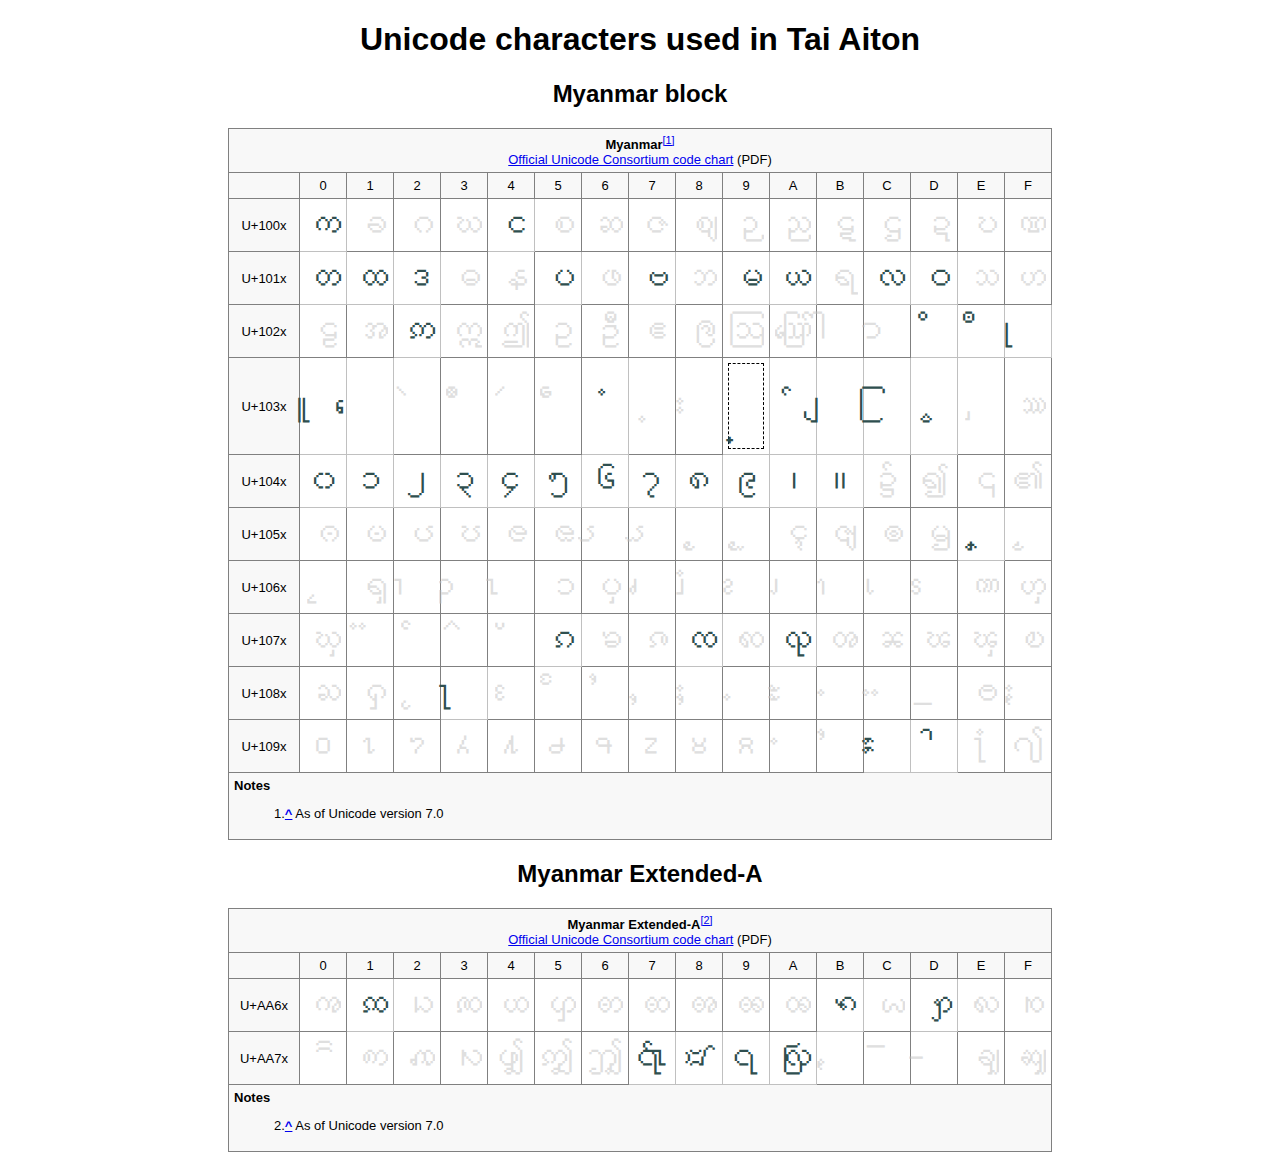
<file: font/notes/aiton.html>
<!DOCTYPE html>

<html>
<head>
    <title>Unicode characters used in Tai Aiton</title>
    <meta charset="utf-8">
    <style>
        @font-face {
            font-family: 'Aiton Unicode';
            src: url('../AitonUni.gr.woff') format('woff') /* Modern Browsers */
                 url('../AitonUni.gr.ttf') format('truetype'); /* Safari, Android, iOS */
          }

        h1,h2 {text-align: center;}
        body {font-family: sans-serif;}
        table {width: auto; margin-left: auto; margin-right: auto;}
        /* td:not([style]) {color:red;} */
        td:not([style]) {font-size: 2.0em;}
        td:not([lang="aio"]) {opacity: 0.5 ; color: silver; font-family: "Myanmar Census",Padauk,Tharlon;}
        td[style] {opacity: 1.0; color:black; font-family: sans-serif;}
        td[lang="aio"] {color: #2F4F4F; /* DarkSlateGrey */ font-family:"Aiton Unicode"; border-color: silver;}
    </style>
</head>

<body>
<h1>Unicode characters used in Tai Aiton</h1>

<h2>Myanmar block</h2>



<table cellspacing="0" cellpadding="5" border="1" style="border-collapse:collapse;background:#FFFFFF;font-size:large;text-align:center" class="wikitable">
<tbody><tr>
<td style="background:#F8F8F8;font-size:small" colspan="17"><b><strong class="selflink">Myanmar</strong></b><sup id="ref_U1000_as_of_Unicode_version" class="reference"><a href="#endnote_U1000_as_of_Unicode_version">[1]</a></sup><br>
<a href="http://www.unicode.org/charts/PDF/U1000.pdf" class="external text" rel="nofollow">Official Unicode Consortium code chart</a> (PDF)</td>
</tr>
<tr style="background:#F8F8F8;font-size:small">
<td style="width:45pt">&nbsp;</td>
<td style="width:20pt">0</td>
<td style="width:20pt">1</td>
<td style="width:20pt">2</td>
<td style="width:20pt">3</td>
<td style="width:20pt">4</td>
<td style="width:20pt">5</td>
<td style="width:20pt">6</td>
<td style="width:20pt">7</td>
<td style="width:20pt">8</td>
<td style="width:20pt">9</td>
<td style="width:20pt">A</td>
<td style="width:20pt">B</td>
<td style="width:20pt">C</td>
<td style="width:20pt">D</td>
<td style="width:20pt">E</td>
<td style="width:20pt">F</td>
</tr>
<tr>
<td style="background:#F8F8F8;font-size:small">U+100x</td>
<td lang="aio" title="U+1000: MYANMAR LETTER KA">က</td>
<td title="U+1001: MYANMAR LETTER KHA">ခ</td>
<td title="U+1002: MYANMAR LETTER GA">ဂ</td>
<td title="U+1003: MYANMAR LETTER GHA">ဃ</td>
<td lang="aio" title="U+1004: MYANMAR LETTER NGA">င</td>
<td title="U+1005: MYANMAR LETTER CA">စ</td>
<td title="U+1006: MYANMAR LETTER CHA">ဆ</td>
<td title="U+1007: MYANMAR LETTER JA">ဇ</td>
<td title="U+1008: MYANMAR LETTER JHA">ဈ</td>
<td title="U+1009: MYANMAR LETTER NYA">ဉ</td>
<td title="U+100A: MYANMAR LETTER NNYA">ည</td>
<td title="U+100B: MYANMAR LETTER TTA">ဋ</td>
<td title="U+100C: MYANMAR LETTER TTHA">ဌ</td>
<td title="U+100D: MYANMAR LETTER DDA">ဍ</td>
<td title="U+100E: MYANMAR LETTER DDHA">ဎ</td>
<td title="U+100F: MYANMAR LETTER NNA">ဏ</td>
</tr>
<tr>
<td style="background:#F8F8F8;font-size:small">U+101x</td>
<td lang="aio" title="U+1010: MYANMAR LETTER TA">တ</td>
<td lang="aio" title="U+1011: MYANMAR LETTER THA">ထ</td>
<td lang="aio" title="U+1012: MYANMAR LETTER DA">ဒ</td>
<td title="U+1013: MYANMAR LETTER DHA">ဓ</td>
<td title="U+1014: MYANMAR LETTER NA">န</td>
<td lang="aio" title="U+1015: MYANMAR LETTER PA">ပ</td>
<td title="U+1016: MYANMAR LETTER PHA">ဖ</td>
<td lang="aio" title="U+1017: MYANMAR LETTER BA">ဗ</td>
<td title="U+1018: MYANMAR LETTER BHA">ဘ</td>
<td lang="aio" title="U+1019: MYANMAR LETTER MA">မ</td>
<td lang="aio" title="U+101A: MYANMAR LETTER YA">ယ</td>
<td title="U+101B: MYANMAR LETTER RA">ရ</td>
<td lang="aio" title="U+101C: MYANMAR LETTER LA">လ</td>
<td lang="aio" title="U+101D: MYANMAR LETTER WA">ဝ</td>
<td title="U+101E: MYANMAR LETTER SA">သ</td>
<td title="U+101F: MYANMAR LETTER HA">ဟ</td>
</tr>
<tr>
<td style="background:#F8F8F8;font-size:small">U+102x</td>
<td title="U+1020: MYANMAR LETTER LLA">ဠ</td>
<td title="U+1021: MYANMAR LETTER A">အ</td>
<td lang="aio" title="U+1022: MYANMAR LETTER SHAN A">ဢ</td>
<td title="U+1023: MYANMAR LETTER I">ဣ</td>
<td title="U+1024: MYANMAR LETTER II">ဤ</td>
<td title="U+1025: MYANMAR LETTER U">ဥ</td>
<td title="U+1026: MYANMAR LETTER UU">ဦ</td>
<td title="U+1027: MYANMAR LETTER E">ဧ</td>
<td title="U+1028: MYANMAR LETTER MON E">ဨ</td>
<td title="U+1029: MYANMAR LETTER O">ဩ</td>
<td title="U+102A: MYANMAR LETTER AU">ဪ</td>
<td title="U+102B: MYANMAR VOWEL SIGN TALL AA">ါ</td>
<td title="U+102C: MYANMAR VOWEL SIGN AA">ာ</td>
<td lang="aio" title="U+102D: MYANMAR VOWEL SIGN I">ိ</td>
<td lang="aio" title="U+102E: MYANMAR VOWEL SIGN II">ီ</td>
<td lang="aio" title="U+102F: MYANMAR VOWEL SIGN U">ု</td>
</tr>
<tr>
<td style="background:#F8F8F8;font-size:small">U+103x</td>
<td lang="aio" title="U+1030: MYANMAR VOWEL SIGN UU">ူ</td>
<td lang="aio" title="U+1031: MYANMAR VOWEL SIGN E">ေ</td>
<td title="U+1032: MYANMAR VOWEL SIGN AI">ဲ</td>
<td title="U+1033: MYANMAR VOWEL SIGN MON II">ဳ</td>
<td title="U+1034: MYANMAR VOWEL SIGN MON O">ဴ</td>
<td title="U+1035: MYANMAR VOWEL SIGN E ABOVE">ဵ</td>
<td lang="aio" title="U+1036: MYANMAR SIGN ANUSVARA">ံ</td>
<td title="U+1037: MYANMAR SIGN DOT BELOW">့</td>
<td title="U+1038: MYANMAR SIGN VISARGA">း</td>
<td lang="aio" title="U+1039: MYANMAR SIGN VIRAMA"><span style="display:inline;"><span style="display:table-cell; border:1px dashed black;"><span style="white-space:nowrap;">&nbsp;&nbsp;&nbsp;</span> ္<span style="white-space:nowrap;">&nbsp;</span></span></span></td>
<td lang="aio" title="U+103A: MYANMAR SIGN ASAT">်</td>
<td lang="aio" title="U+103B: MYANMAR CONSONANT SIGN MEDIAL YA">ျ</td>
<td lang="aio" title="U+103C: MYANMAR CONSONANT SIGN MEDIAL RA">ြ</td>
<td lang="aio" title="U+103D: MYANMAR CONSONANT SIGN MEDIAL WA">ွ</td>
<td title="U+103E: MYANMAR CONSONANT SIGN MEDIAL HA">ှ</td>
<td title="U+103F: MYANMAR LETTER GREAT SA">ဿ</td>
</tr>
<tr>
<td style="background:#F8F8F8;font-size:small">U+104x</td>
<td lang="aio" title="U+1040: MYANMAR DIGIT ZERO">၀</td>
<td lang="aio" title="U+1041: MYANMAR DIGIT ONE">၁</td>
<td lang="aio" title="U+1042: MYANMAR DIGIT TWO">၂</td>
<td lang="aio" title="U+1043: MYANMAR DIGIT THREE">၃</td>
<td lang="aio" title="U+1044: MYANMAR DIGIT FOUR">၄</td>
<td lang="aio" title="U+1045: MYANMAR DIGIT FIVE">၅</td>
<td lang="aio" title="U+1046: MYANMAR DIGIT SIX">၆</td>
<td lang="aio" title="U+1047: MYANMAR DIGIT SEVEN">၇</td>
<td lang="aio" title="U+1048: MYANMAR DIGIT EIGHT">၈</td>
<td lang="aio" title="U+1049: MYANMAR DIGIT NINE">၉</td>
<td lang="aio" title="U+104A: MYANMAR SIGN LITTLE SECTION">၊</td>
<td lang="aio" title="U+104B: MYANMAR SIGN SECTION">။</td>
<td title="U+104C: MYANMAR SYMBOL LOCATIVE">၌</td>
<td title="U+104D: MYANMAR SYMBOL COMPLETED">၍</td>
<td title="U+104E: MYANMAR SYMBOL AFOREMENTIONED">၎</td>
<td title="U+104F: MYANMAR SYMBOL GENITIVE">၏</td>
</tr>
<tr>
<td style="background:#F8F8F8;font-size:small">U+105x</td>
<td title="U+1050: MYANMAR LETTER SHA">ၐ</td>
<td title="U+1051: MYANMAR LETTER SSA">ၑ</td>
<td title="U+1052: MYANMAR LETTER VOCALIC R">ၒ</td>
<td title="U+1053: MYANMAR LETTER VOCALIC RR">ၓ</td>
<td title="U+1054: MYANMAR LETTER VOCALIC L">ၔ</td>
<td title="U+1055: MYANMAR LETTER VOCALIC LL">ၕ</td>
<td title="U+1056: MYANMAR VOWEL SIGN VOCALIC R">ၖ</td>
<td title="U+1057: MYANMAR VOWEL SIGN VOCALIC RR">ၗ</td>
<td title="U+1058: MYANMAR VOWEL SIGN VOCALIC L">ၘ</td>
<td title="U+1059: MYANMAR VOWEL SIGN VOCALIC LL">ၙ</td>
<td title="U+105A: MYANMAR LETTER MON NGA">ၚ</td>
<td title="U+105B: MYANMAR LETTER MON JHA">ၛ</td>
<td title="U+105C: MYANMAR LETTER MON BBA">ၜ</td>
<td title="U+105D: MYANMAR LETTER MON BBE">ၝ</td>
<td lang="aio" title="U+105E: MYANMAR CONSONANT SIGN MON MEDIAL NA">ၞ</td>
<td title="U+105F: MYANMAR CONSONANT SIGN MON MEDIAL MA">ၟ</td>
</tr>
<tr>
<td style="background:#F8F8F8;font-size:small">U+106x</td>
<td title="U+1060: MYANMAR CONSONANT SIGN MON MEDIAL LA">ၠ</td>
<td title="U+1061: MYANMAR LETTER SGAW KAREN SHA">ၡ</td>
<td title="U+1062: MYANMAR VOWEL SIGN SGAW KAREN EU">ၢ</td>
<td title="U+1063: MYANMAR TONE MARK SGAW KAREN HATHI">ၣ</td>
<td title="U+1064: MYANMAR TONE MARK SGAW KAREN KE PHO">ၤ</td>
<td title="U+1065: MYANMAR LETTER WESTERN PWO KAREN THA">ၥ</td>
<td title="U+1066: MYANMAR LETTER WESTERN PWO KAREN PWA">ၦ</td>
<td title="U+1067: MYANMAR VOWEL SIGN WESTERN PWO KAREN EU">ၧ</td>
<td title="U+1068: MYANMAR VOWEL SIGN WESTERN PWO KAREN UE">ၨ</td>
<td title="U+1069: MYANMAR SIGN WESTERN PWO KAREN TONE-1">ၩ</td>
<td title="U+106A: MYANMAR SIGN WESTERN PWO KAREN TONE-2">ၪ</td>
<td title="U+106B: MYANMAR SIGN WESTERN PWO KAREN TONE-3">ၫ</td>
<td title="U+106C: MYANMAR SIGN WESTERN PWO KAREN TONE-4">ၬ</td>
<td title="U+106D: MYANMAR SIGN WESTERN PWO KAREN TONE-5">ၭ</td>
<td title="U+106E: MYANMAR LETTER EASTERN PWO KAREN NNA">ၮ</td>
<td title="U+106F: MYANMAR LETTER EASTERN PWO KAREN YWA">ၯ</td>
</tr>
<tr>
<td style="background:#F8F8F8;font-size:small">U+107x</td>
<td title="U+1070: MYANMAR LETTER EASTERN PWO KAREN GHWA">ၰ</td>
<td title="U+1071: MYANMAR VOWEL SIGN GEBA KAREN I">ၱ</td>
<td title="U+1072: MYANMAR VOWEL SIGN KAYAH OE">ၲ</td>
<td title="U+1073: MYANMAR VOWEL SIGN KAYAH U">ၳ</td>
<td title="U+1074: MYANMAR VOWEL SIGN KAYAH EE">ၴ</td>
<td lang="aio" title="U+1075: MYANMAR LETTER SHAN KA">ၵ</td>
<td title="U+1076: MYANMAR LETTER SHAN KHA">ၶ</td>
<td title="U+1077: MYANMAR LETTER SHAN GA">ၷ</td>
<td lang="aio" title="U+1078: MYANMAR LETTER SHAN CA">ၸ</td>
<td title="U+1079: MYANMAR LETTER SHAN ZA">ၹ</td>
<td lang="aio" title="U+107A: MYANMAR LETTER SHAN NYA">ၺ</td>
<td title="U+107B: MYANMAR LETTER SHAN DA">ၻ</td>
<td title="U+107C: MYANMAR LETTER SHAN NA">ၼ</td>
<td title="U+107D: MYANMAR LETTER SHAN PHA">ၽ</td>
<td title="U+107E: MYANMAR LETTER SHAN FA">ၾ</td>
<td title="U+107F: MYANMAR LETTER SHAN BA">ၿ</td>
</tr>
<tr>
<td style="background:#F8F8F8;font-size:small">U+108x</td>
<td title="U+1080: MYANMAR LETTER SHAN THA">ႀ</td>
<td title="U+1081: MYANMAR LETTER SHAN HA">ႁ</td>
<td title="U+1082: MYANMAR CONSONANT SIGN SHAN MEDIAL WA">ႂ</td>
<td lang="aio" title="U+1083: MYANMAR VOWEL SIGN SHAN AA">ႃ</td>
<td title="U+1084: MYANMAR VOWEL SIGN SHAN E">ႄ</td>
<td title="U+1085: MYANMAR VOWEL SIGN SHAN E ABOVE">ႅ</td>
<td title="U+1086: MYANMAR VOWEL SIGN SHAN FINAL Y">ႆ</td>
<td title="U+1087: MYANMAR SIGN SHAN TONE-2">ႇ</td>
<td title="U+1088: MYANMAR SIGN SHAN TONE-3">ႈ</td>
<td title="U+1089: MYANMAR SIGN SHAN TONE-5">ႉ</td>
<td title="U+108A: MYANMAR SIGN SHAN TONE-6">ႊ</td>
<td title="U+108B: MYANMAR SIGN SHAN COUNCIL TONE-2">ႋ</td>
<td title="U+108C: MYANMAR SIGN SHAN COUNCIL TONE-3">ႌ</td>
<td title="U+108D: MYANMAR SIGN SHAN COUNCIL EMPHATIC TONE">ႍ</td>
<td title="U+108E: MYANMAR LETTER RUMAI PALAUNG FA">ႎ</td>
<td title="U+108F: MYANMAR SIGN RUMAI PALAUNG TONE-5">ႏ</td>
</tr>
<tr>
<td style="background:#F8F8F8;font-size:small">U+109x</td>
<td title="U+1090: MYANMAR SHAN DIGIT ZERO">႐</td>
<td title="U+1091: MYANMAR SHAN DIGIT ONE">႑</td>
<td title="U+1092: MYANMAR SHAN DIGIT TWO">႒</td>
<td title="U+1093: MYANMAR SHAN DIGIT THREE">႓</td>
<td title="U+1094: MYANMAR SHAN DIGIT FOUR">႔</td>
<td title="U+1095: MYANMAR SHAN DIGIT FIVE">႕</td>
<td title="U+1096: MYANMAR SHAN DIGIT SIX">႖</td>
<td title="U+1097: MYANMAR SHAN DIGIT SEVEN">႗</td>
<td title="U+1098: MYANMAR SHAN DIGIT EIGHT">႘</td>
<td title="U+1099: MYANMAR SHAN DIGIT NINE">႙</td>
<td title="U+109A: MYANMAR SIGN KHAMTI TONE-1">ႚ</td>
<td title="U+109B: MYANMAR SIGN KHAMTI TONE-3">ႛ</td>
<td lang="aio" title="U+109C: MYANMAR VOWEL SIGN AITON A">ႜ</td>
<td lang="aio" title="U+109D: MYANMAR VOWEL SIGN AITON AI">ႝ</td>
<td title="U+109E: MYANMAR SYMBOL SHAN ONE">႞</td>
<td title="U+109F: MYANMAR SYMBOL SHAN EXCLAMATION">႟</td>
</tr>
<tr>
<td style="background:#F8F8F8;font-size:small;text-align:left" colspan="17"><b>Notes</b>
<dl>
<dd>1.<span id="endnote_U1000_as_of_Unicode_version" class="citation wikicite"><b><a href="#ref_U1000_as_of_Unicode_version">^</a></b></span> As of Unicode version 7.0<br></dd>
</dl>
</td>
</tr>
</tbody></table>


<h2>Myanmar Extended-A</h2>

<table cellspacing="0" cellpadding="5" border="1" style="border-collapse:collapse;background:#FFFFFF;font-size:large;text-align:center" class="wikitable">
<tbody><tr>
<td style="background:#F8F8F8;font-size:small" colspan="17"><b>Myanmar Extended-A</b><sup id="ref_UAA60_as_of_Unicode_version" class="reference"><a href="#endnote_UAA60_as_of_Unicode_version">[2]</a></sup><br>
<a href="http://www.unicode.org/charts/PDF/UAA60.pdf" class="external text" rel="nofollow">Official Unicode Consortium code chart</a> (PDF)</td>
</tr>
<tr style="background:#F8F8F8;font-size:small">
<td style="width:45pt">&nbsp;</td>
<td style="width:20pt">0</td>
<td style="width:20pt">1</td>
<td style="width:20pt">2</td>
<td style="width:20pt">3</td>
<td style="width:20pt">4</td>
<td style="width:20pt">5</td>
<td style="width:20pt">6</td>
<td style="width:20pt">7</td>
<td style="width:20pt">8</td>
<td style="width:20pt">9</td>
<td style="width:20pt">A</td>
<td style="width:20pt">B</td>
<td style="width:20pt">C</td>
<td style="width:20pt">D</td>
<td style="width:20pt">E</td>
<td style="width:20pt">F</td>
</tr>
<tr>
<td style="background:#F8F8F8;font-size:small">U+AA6x</td>
<td title="U+AA60: MYANMAR LETTER KHAMTI GA">ꩠ</td>
<td lang="aio" title="U+AA61: MYANMAR LETTER KHAMTI CA">ꩡ</td>
<td title="U+AA62: MYANMAR LETTER KHAMTI CHA">ꩢ</td>
<td title="U+AA63: MYANMAR LETTER KHAMTI JA">ꩣ</td>
<td title="U+AA64: MYANMAR LETTER KHAMTI JHA">ꩤ</td>
<td title="U+AA65: MYANMAR LETTER KHAMTI NYA">ꩥ</td>
<td title="U+AA66: MYANMAR LETTER KHAMTI TTA">ꩦ</td>
<td title="U+AA67: MYANMAR LETTER KHAMTI TTHA">ꩧ</td>
<td title="U+AA68: MYANMAR LETTER KHAMTI DDA">ꩨ</td>
<td title="U+AA69: MYANMAR LETTER KHAMTI DDHA">ꩩ</td>
<td title="U+AA6A: MYANMAR LETTER KHAMTI DHA">ꩪ</td>
<td lang="aio" title="U+AA6B: MYANMAR LETTER KHAMTI NA">ꩫ</td>
<td title="U+AA6C: MYANMAR LETTER KHAMTI SA">ꩬ</td>
<td lang="aio" title="U+AA6D: MYANMAR LETTER KHAMTI HA">ꩭ</td>
<td title="U+AA6E: MYANMAR LETTER KHAMTI HHA">ꩮ</td>
<td title="U+AA6F: MYANMAR LETTER KHAMTI FA">ꩯ</td>
</tr>
<tr>
<td style="background:#F8F8F8;font-size:small">U+AA7x</td>
<td title="U+AA70: MYANMAR MODIFIER LETTER KHAMTI REDUPLICATION">ꩰ</td>
<td title="U+AA71: MYANMAR LETTER KHAMTI XA">ꩱ</td>
<td title="U+AA72: MYANMAR LETTER KHAMTI ZA">ꩲ</td>
<td title="U+AA73: MYANMAR LETTER KHAMTI RA">ꩳ</td>
<td title="U+AA74: MYANMAR LOGOGRAM KHAMTI OAY">ꩴ</td>
<td title="U+AA75: MYANMAR LOGOGRAM KHAMTI QN">ꩵ</td>
<td title="U+AA76: MYANMAR LOGOGRAM KHAMTI HM">ꩶ</td>
<td lang="aio" title="U+AA77: MYANMAR SYMBOL AITON EXCLAMATION">꩷</td>
<td lang="aio" title="U+AA78: MYANMAR SYMBOL AITON ONE">꩸</td>
<td lang="aio" title="U+AA79: MYANMAR SYMBOL AITON TWO">꩹</td>
<td lang="aio" title="U+AA7A: MYANMAR LETTER AITON RA">ꩺ</td>
<td title="U+AA7B: MYANMAR SIGN PAO KAREN TONE">ꩻ</td>
<td title="U+AA7C: MYANMAR SIGN TAI LAING TONE-2">ꩼ</td>
<td title="U+AA7D: MYANMAR SIGN TAI LAING TONE-5">ꩽ</td>
<td title="U+AA7E: MYANMAR LETTER SHWE PALAUNG CHA">ꩾ</td>
<td title="U+AA7F: MYANMAR LETTER SHWE PALAUNG SHA">ꩿ</td>
</tr>
<tr>
<td style="background:#F8F8F8;font-size:small;text-align:left" colspan="17"><b>Notes</b>
<dl>
<dd>2.<span id="endnote_UAA60_as_of_Unicode_version" class="citation wikicite"><b><a href="#endnote_UAA60_as_of_Unicode_version">^</a></b></span> As of Unicode version 7.0<br></dd>
</dl>
</td>
</tr>
</tbody></table>



</body>
</html>
</file>
<file: stylesheets/pygment_trac.css>
.highlight  { background: #ffffff; }
.highlight .c { color: #999988; font-style: italic } /* Comment */
.highlight .err { color: #a61717; background-color: #e3d2d2 } /* Error */
.highlight .k { font-weight: bold } /* Keyword */
.highlight .o { font-weight: bold } /* Operator */
.highlight .cm { color: #999988; font-style: italic } /* Comment.Multiline */
.highlight .cp { color: #999999; font-weight: bold } /* Comment.Preproc */
.highlight .c1 { color: #999988; font-style: italic } /* Comment.Single */
.highlight .cs { color: #999999; font-weight: bold; font-style: italic } /* Comment.Special */
.highlight .gd { color: #000000; background-color: #ffdddd } /* Generic.Deleted */
.highlight .gd .x { color: #000000; background-color: #ffaaaa } /* Generic.Deleted.Specific */
.highlight .ge { font-style: italic } /* Generic.Emph */
.highlight .gr { color: #aa0000 } /* Generic.Error */
.highlight .gh { color: #999999 } /* Generic.Heading */
.highlight .gi { color: #000000; background-color: #ddffdd } /* Generic.Inserted */
.highlight .gi .x { color: #000000; background-color: #aaffaa } /* Generic.Inserted.Specific */
.highlight .go { color: #888888 } /* Generic.Output */
.highlight .gp { color: #555555 } /* Generic.Prompt */
.highlight .gs { font-weight: bold } /* Generic.Strong */
.highlight .gu { color: #800080; font-weight: bold; } /* Generic.Subheading */
.highlight .gt { color: #aa0000 } /* Generic.Traceback */
.highlight .kc { font-weight: bold } /* Keyword.Constant */
.highlight .kd { font-weight: bold } /* Keyword.Declaration */
.highlight .kn { font-weight: bold } /* Keyword.Namespace */
.highlight .kp { font-weight: bold } /* Keyword.Pseudo */
.highlight .kr { font-weight: bold } /* Keyword.Reserved */
.highlight .kt { color: #445588; font-weight: bold } /* Keyword.Type */
.highlight .m { color: #009999 } /* Literal.Number */
.highlight .s { color: #d14 } /* Literal.String */
.highlight .na { color: #008080 } /* Name.Attribute */
.highlight .nb { color: #0086B3 } /* Name.Builtin */
.highlight .nc { color: #445588; font-weight: bold } /* Name.Class */
.highlight .no { color: #008080 } /* Name.Constant */
.highlight .ni { color: #800080 } /* Name.Entity */
.highlight .ne { color: #990000; font-weight: bold } /* Name.Exception */
.highlight .nf { color: #990000; font-weight: bold } /* Name.Function */
.highlight .nn { color: #555555 } /* Name.Namespace */
.highlight .nt { color: #000080 } /* Name.Tag */
.highlight .nv { color: #008080 } /* Name.Variable */
.highlight .ow { font-weight: bold } /* Operator.Word */
.highlight .w { color: #bbbbbb } /* Text.Whitespace */
.highlight .mf { color: #009999 } /* Literal.Number.Float */
.highlight .mh { color: #009999 } /* Literal.Number.Hex */
.highlight .mi { color: #009999 } /* Literal.Number.Integer */
.highlight .mo { color: #009999 } /* Literal.Number.Oct */
.highlight .sb { color: #d14 } /* Literal.String.Backtick */
.highlight .sc { color: #d14 } /* Literal.String.Char */
.highlight .sd { color: #d14 } /* Literal.String.Doc */
.highlight .s2 { color: #d14 } /* Literal.String.Double */
.highlight .se { color: #d14 } /* Literal.String.Escape */
.highlight .sh { color: #d14 } /* Literal.String.Heredoc */
.highlight .si { color: #d14 } /* Literal.String.Interpol */
.highlight .sx { color: #d14 } /* Literal.String.Other */
.highlight .sr { color: #009926 } /* Literal.String.Regex */
.highlight .s1 { color: #d14 } /* Literal.String.Single */
.highlight .ss { color: #990073 } /* Literal.String.Symbol */
.highlight .bp { color: #999999 } /* Name.Builtin.Pseudo */
.highlight .vc { color: #008080 } /* Name.Variable.Class */
.highlight .vg { color: #008080 } /* Name.Variable.Global */
.highlight .vi { color: #008080 } /* Name.Variable.Instance */
.highlight .il { color: #009999 } /* Literal.Number.Integer.Long */

.type-csharp .highlight .k { color: #0000FF }
.type-csharp .highlight .kt { color: #0000FF }
.type-csharp .highlight .nf { color: #000000; font-weight: normal }
.type-csharp .highlight .nc { color: #2B91AF }
.type-csharp .highlight .nn { color: #000000 }
.type-csharp .highlight .s { color: #A31515 }
.type-csharp .highlight .sc { color: #A31515 }
</file>
<file: stylesheets/styles.css>
@import url(https://fonts.googleapis.com/css?family=Arvo:400,700,400italic);

/* MeyerWeb Reset */

html, body, div, span, applet, object, iframe,
h1, h2, h3, h4, h5, h6, p, blockquote, pre,
a, abbr, acronym, address, big, cite, code,
del, dfn, em, img, ins, kbd, q, s, samp,
small, strike, strong, sub, sup, tt, var,
b, u, i, center,
dl, dt, dd, ol, ul, li,
fieldset, form, label, legend,
table, caption, tbody, tfoot, thead, tr, th, td,
article, aside, canvas, details, embed,
figure, figcaption, footer, header, hgroup,
menu, nav, output, ruby, section, summary,
time, mark, audio, video {
  margin: 0;
  padding: 0;
  border: 0;
  font: inherit;
  vertical-align: baseline;
}


/* Base text styles */

body {
  padding:10px 50px 0 0;
  font-family:"Helvetica Neue", Helvetica, Arial, sans-serif;
	font-size: 14px;
	color: #232323;
	background-color: #FBFAF7;
	margin: 0;
	line-height: 1.8em;
	-webkit-font-smoothing: antialiased;

}

h1, h2, h3, h4, h5, h6 {
  color:#232323;
  margin:36px 0 10px;
}

p, ul, ol, table, dl {
  margin:0 0 22px;
}

h1, h2, h3 {
	font-family: Arvo, Monaco, serif;
  line-height:1.3;
	font-weight: normal;
}

h1,h2, h3 {
	display: block;
	border-bottom: 1px solid #ccc;
	padding-bottom: 5px;
}

h1 {
	font-size: 30px;
}

h2 {
	font-size: 24px;
}

h3 {
	font-size: 18px;
}

h4, h5, h6 {
	font-family: Arvo, Monaco, serif;
	font-weight: 700;
}

a {
  color:#C30000;
  font-weight:200;
  text-decoration:none;
}

a:hover {
	text-decoration: underline;
}

a small {
	font-size: 12px;
}

em {
	font-style: italic;
}

strong {
  font-weight:700;
}

ul {
  list-style: inside;
  padding-left: 25px;
}

ol {
  list-style: decimal inside;
  padding-left: 20px;
}

blockquote {
  margin: 0;
  padding: 0 0 0 20px;
  font-style: italic;
}

dl, dt, dd, dl p {
	font-color: #444;
}

dl dt {
  font-weight: bold;
}

dl dd {
  padding-left: 20px;
  font-style: italic;
}

dl p {
  padding-left: 20px;
  font-style: italic;
}

hr {
  border:0;
  background:#ccc;
  height:1px;
  margin:0 0 24px;
}

/* Images */

img {
  position: relative;
  margin: 0 auto;
  max-width: 650px;
  padding: 5px;
  margin: 10px 0 32px 0;
  border: 1px solid #ccc;
}

p img {
  display: inline;
  margin: 0;
  padding: 0;
  vertical-align: middle;
  text-align: center;
  border: none;
}

/* Code blocks */

code, pre {
	font-family: Monaco, "Bitstream Vera Sans Mono", "Lucida Console", Terminal, monospace;
  color:#000;
  font-size:14px;
}

pre {
	padding: 4px 12px;
  background: #FDFEFB;
  border-radius:4px;
  border:1px solid #D7D8C8;
  overflow: auto;
  overflow-y: hidden;
	margin-bottom: 32px;
}


/* Tables */

table {
  width:100%;
}

table {
  border: 1px solid #ccc;
  margin-bottom: 32px;
  text-align: left;
 }

th {
  font-family: 'Arvo', Helvetica, Arial, sans-serif;
	font-size: 18px;
	font-weight: normal;
  padding: 10px;
  background: #232323;
  color: #FDFEFB;
 }

td {
  padding: 10px;
	background: #ccc;
 }


/* Wrapper */
.wrapper {
  width:960px;
}


/* Header */

header {
	background-color: #171717;
	color: #FDFDFB;
  width:170px;
  float:left;
  position:fixed;
	border: 1px solid #000;
	-webkit-border-top-right-radius: 4px;
	-webkit-border-bottom-right-radius: 4px;
	-moz-border-radius-topright: 4px;
	-moz-border-radius-bottomright: 4px;
	border-top-right-radius: 4px;
	border-bottom-right-radius: 4px;
	padding: 34px 25px 22px 50px;
	margin: 30px 25px 0 0;
	-webkit-font-smoothing: antialiased;
}

p.header {
	font-size: 16px;
}

h1.header {
	font-family: Arvo, sans-serif;
	font-size: 30px;
	font-weight: 300;
	line-height: 1.3em;
	border-bottom: none;
	margin-top: 0;
}


h1.header, a.header, a.name, header a{
	color: #fff;
}

a.header {
	text-decoration: underline;
}

a.name {
	white-space: nowrap;
}

header ul {
  list-style:none;
  padding:0;
}

header li {
	list-style-type: none;
  width:132px;
  height:15px;
	margin-bottom: 12px;
	line-height: 1em;
	padding: 6px 6px 6px 7px;

	background: #AF0011;
	background: -moz-linear-gradient(top, #AF0011 0%, #820011 100%);
  background: -webkit-gradient(linear, left top, left bottom, color-stop(0%,#f8f8f8), color-stop(100%,#dddddd));
  background: -webkit-linear-gradient(top, #AF0011 0%,#820011 100%);
  background: -o-linear-gradient(top, #AF0011 0%,#820011 100%);
  background: -ms-linear-gradient(top, #AF0011 0%,#820011 100%);
  background: linear-gradient(top, #AF0011 0%,#820011 100%);

	border-radius:4px;
  border:1px solid #0D0D0D;

	-webkit-box-shadow: inset 0px 1px 1px 0 rgba(233,2,38, 1);
	box-shadow: inset 0px 1px 1px 0 rgba(233,2,38, 1);

}

header li:hover {
	background: #C3001D;
	background: -moz-linear-gradient(top, #C3001D 0%, #950119 100%);
  background: -webkit-gradient(linear, left top, left bottom, color-stop(0%,#f8f8f8), color-stop(100%,#dddddd));
  background: -webkit-linear-gradient(top, #C3001D 0%,#950119 100%);
  background: -o-linear-gradient(top, #C3001D 0%,#950119 100%);
  background: -ms-linear-gradient(top, #C3001D 0%,#950119 100%);
  background: linear-gradient(top, #C3001D 0%,#950119 100%);
}

a.buttons {
	-webkit-font-smoothing: antialiased;
	background: url(../images/arrow-down.png) no-repeat;
	font-weight: normal;
	text-shadow: rgba(0, 0, 0, 0.4) 0 -1px 0;
	padding: 2px 2px 2px 22px;
	height: 30px;
}

a.github {
	background: url(../images/octocat-small.png) no-repeat 1px;
}

a.buttons:hover {
	color: #fff;
	text-decoration: none;
}


/* Section - for main page content */

section {
  width:650px;
  float:right;
  padding-bottom:50px;
}


/* Footer */

footer {
  width:170px;
  float:left;
  position:fixed;
  bottom:10px;
	padding-left: 50px;
}

@media print, screen and (max-width: 960px) {

  div.wrapper {
    width:auto;
    margin:0;
  }

  header, section, footer {
    float:none;
    position:static;
    width:auto;
  }

	footer {
		border-top: 1px solid #ccc;
		margin:0 84px 0 50px;
		padding:0;
	}

  header {
    padding-right:320px;
  }

  section {
    padding:20px 84px 20px 50px;
    margin:0 0 20px;
  }

  header a small {
    display:inline;
  }

  header ul {
    position:absolute;
    right:130px;
    top:84px;
  }
}

@media print, screen and (max-width: 720px) {
  body {
    word-wrap:break-word;
  }

  header {
    padding:10px 20px 0;
		margin-right: 0;
  }

	section {
    padding:10px 0 10px 20px;
    margin:0 0 30px;
  }

	footer {
		margin: 0 0 0 30px;
	}

  header ul, header p.view {
    position:static;
  }
}

@media print, screen and (max-width: 480px) {

  header ul li.download {
    display:none;
  }

	footer {
		margin: 0 0 0 20px;
	}

	footer a{
		display:block;
	}

}

@media print {
  body {
    padding:0.4in;
    font-size:12pt;
    color:#444;
  }
}
</file>
